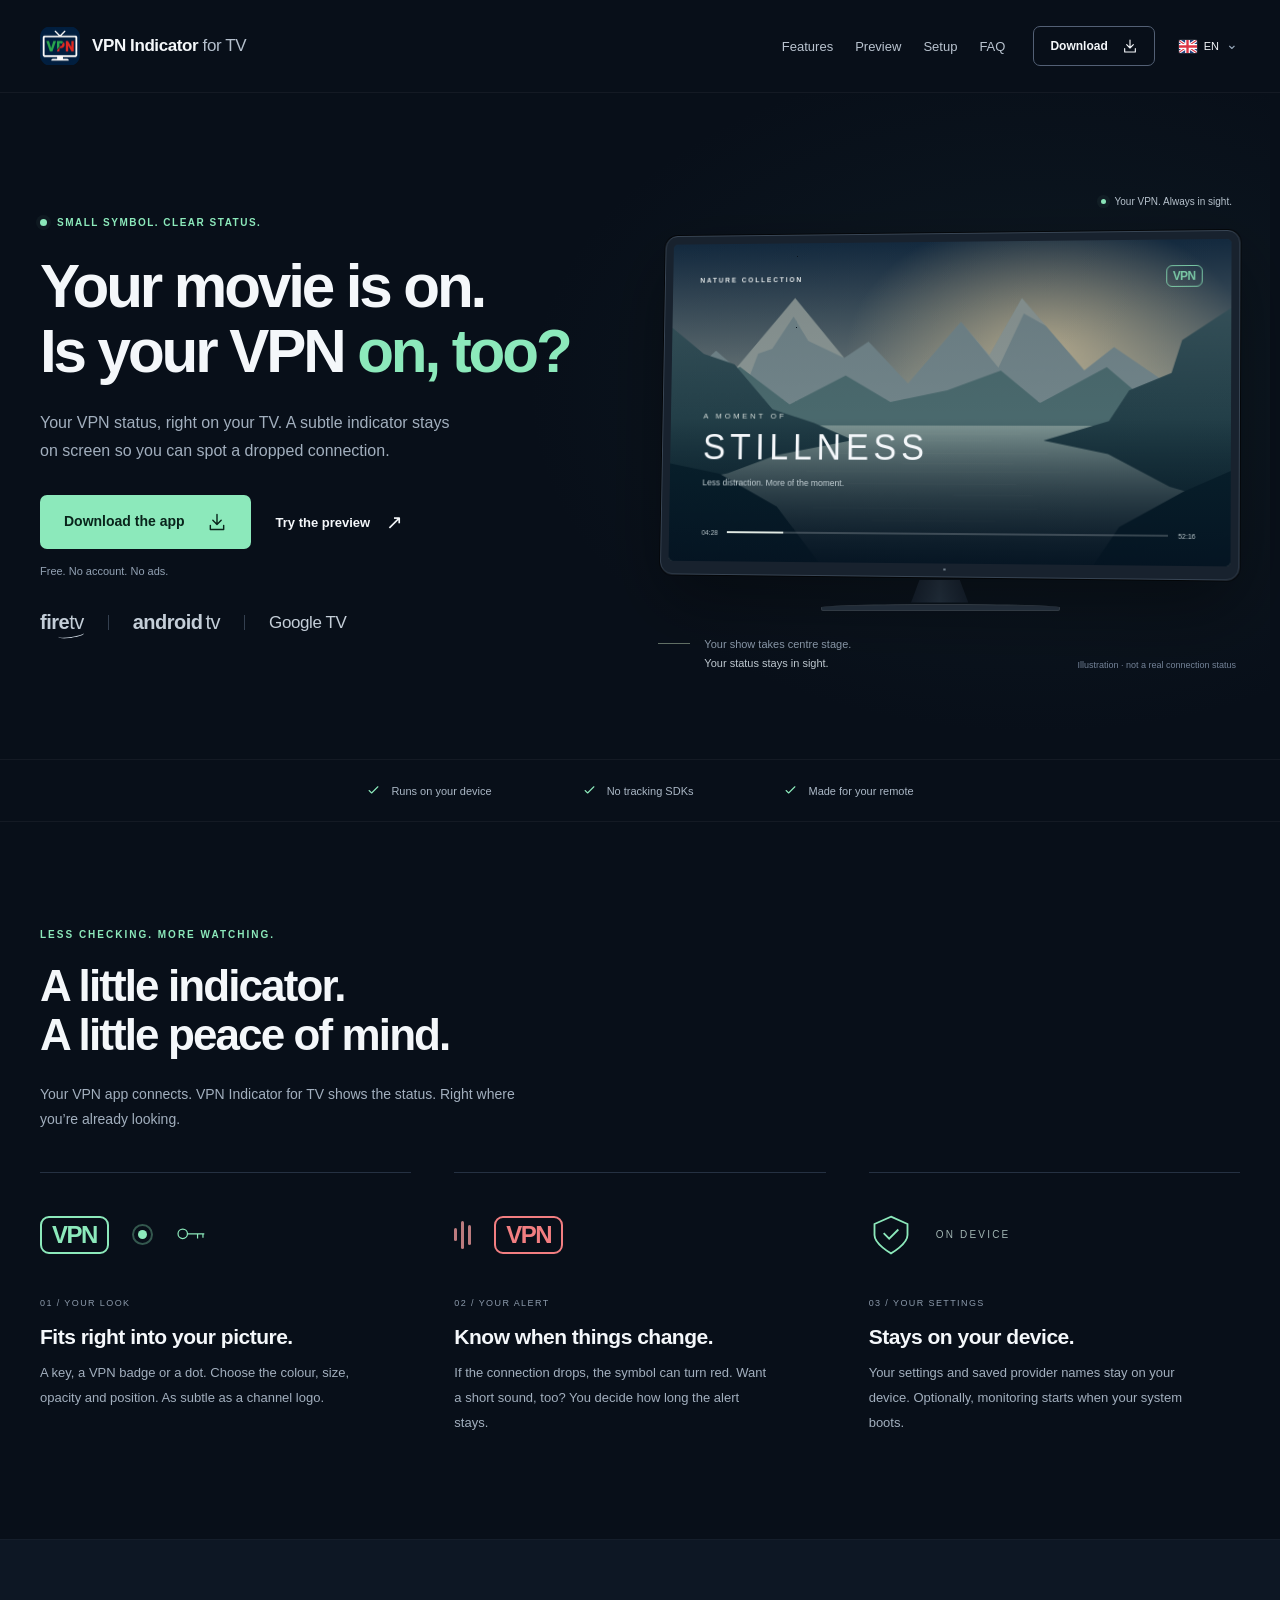
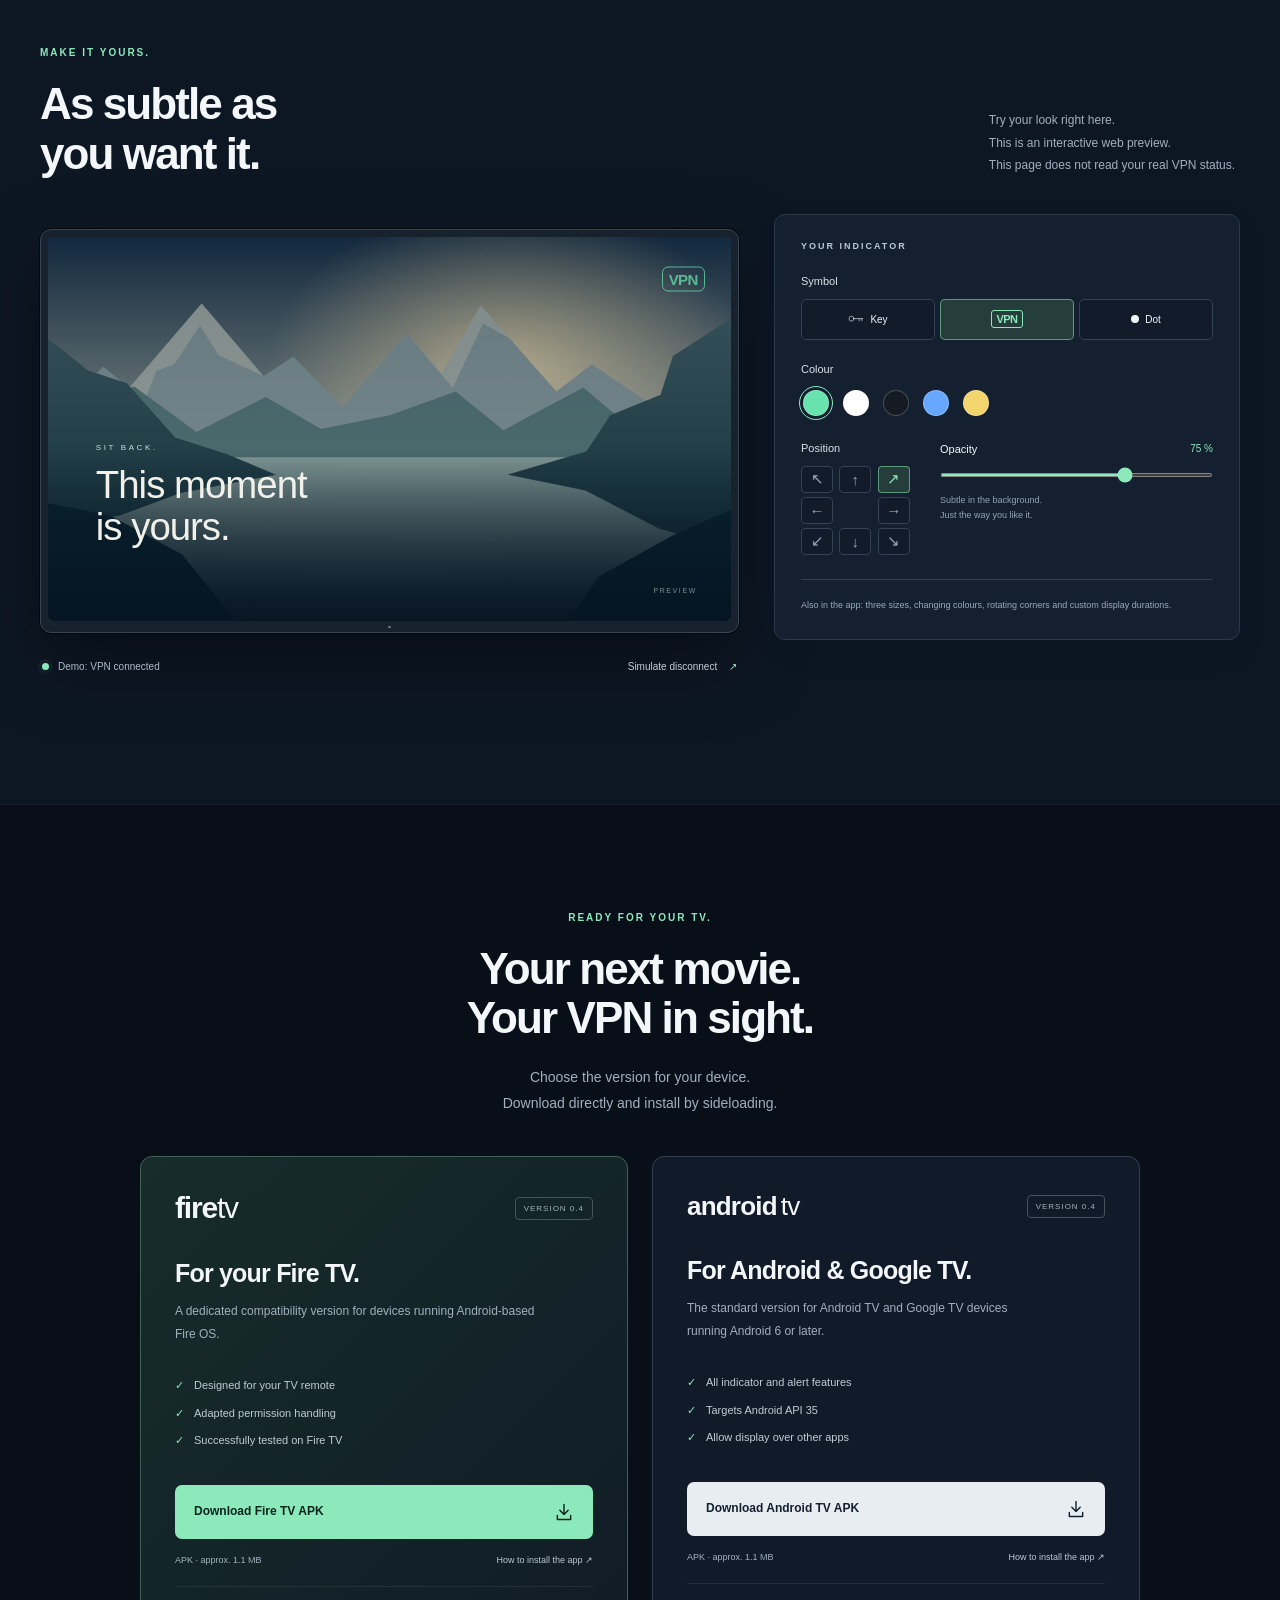
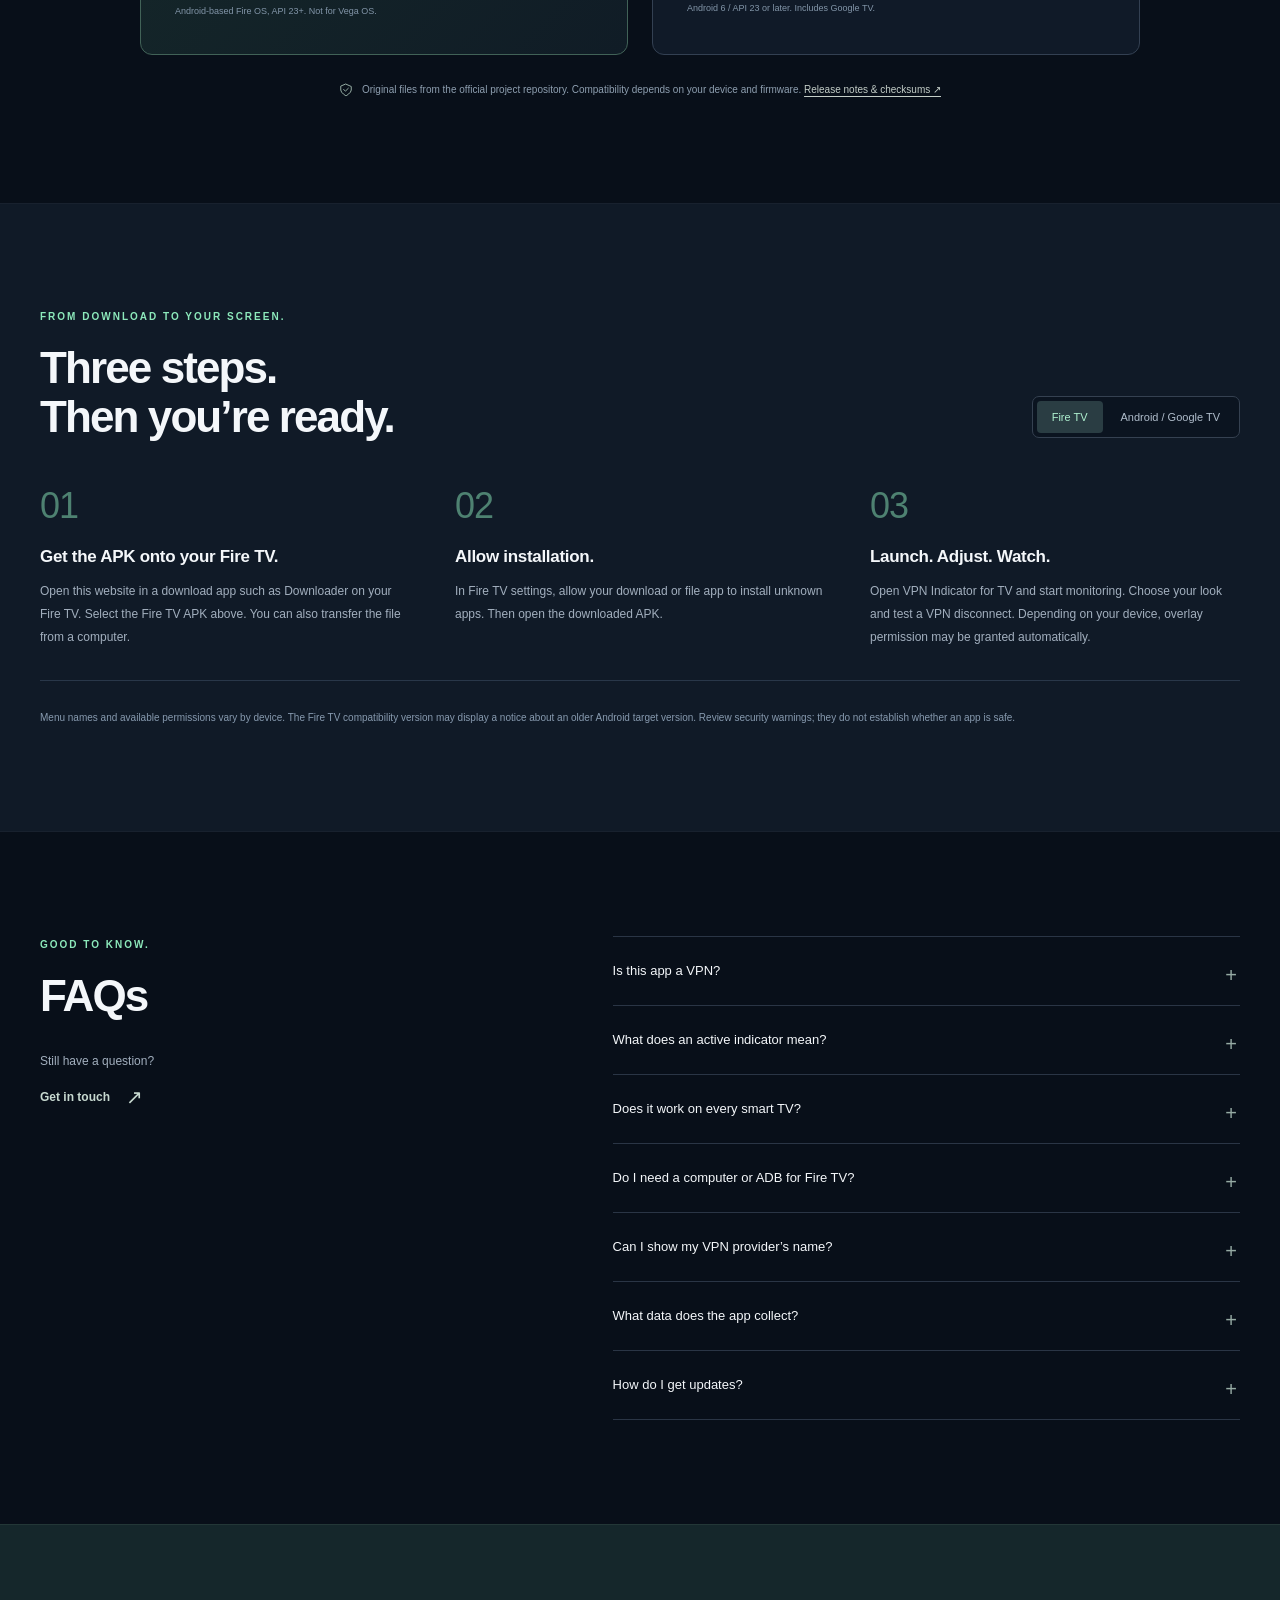
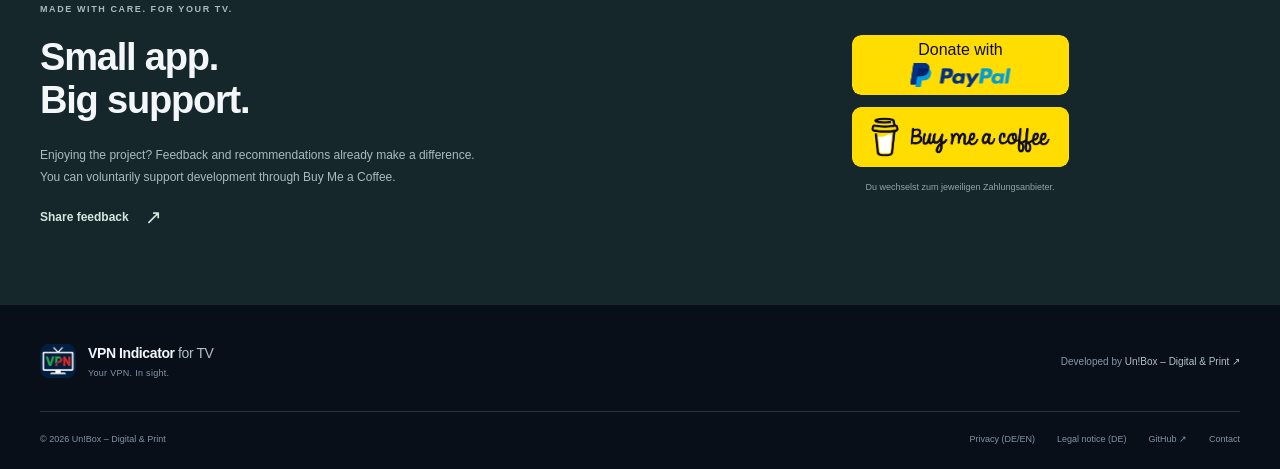
<file: index.html>
<!doctype html>
<html lang="de">
<head>
  <meta charset="utf-8">
  <meta name="viewport" content="width=device-width, initial-scale=1">
  <title>VPN Indicator for TV – Your VPN. In sight.</title>
  <meta name="description" content="Dein VPN-Status. Direkt im Bild. Entdecke VPN Indicator for TV für Fire TV, Android TV und Google TV. Mit anpassbarem Indikator und Abbruchhinweis. Kostenloser APK-Download.">
  <meta name="theme-color" content="#080f19">
  <meta property="og:title" content="VPN Indicator for TV – Your VPN. In sight.">
  <meta property="og:description" content="Dein Film läuft. Dein VPN auch? Behalte deinen VPN-Status direkt auf dem TV im Blick.">
  <meta property="og:type" content="website">
  <meta property="og:url" content="https://unbox-digital-print.github.io/vpn-indicator-for-tv/">
  <meta property="og:image" content="https://unbox-digital-print.github.io/vpn-indicator-for-tv/assets/app-logo.png">
  <link rel="canonical" href="https://unbox-digital-print.github.io/vpn-indicator-for-tv/">
  <link rel="icon" href="assets/app-logo.png" type="image/png">
  <link rel="stylesheet" href="styles.css">
  <script src="translations.js" defer></script>
  <script src="i18n.js" defer></script>
  <script src="app.js" defer></script>
</head>
<body>
<svg class="svg-library" xmlns="http://www.w3.org/2000/svg" aria-hidden="true"><defs>
  <symbol id="i-arrow" viewBox="0 0 24 24"><path d="M5 12h14m-5-5 5 5-5 5"/></symbol>
  <symbol id="i-download" viewBox="0 0 24 24"><path d="M12 3v12m-5-5 5 5 5-5M4 16v5h16v-5"/></symbol>
  <symbol id="i-key" viewBox="4 10 46 22"><circle cx="14" cy="20" r="7"/><path d="M21 20h25M36 20v7M44 20v6"/></symbol>
  <symbol id="i-tv" viewBox="0 0 24 24"><rect x="2" y="3" width="20" height="14" rx="2"/><path d="M8 21h8m-4-4v4"/></symbol>
  <symbol id="i-check" viewBox="0 0 24 24"><path d="m5 12 4 4L19 6"/></symbol>
  <symbol id="i-shield" viewBox="0 0 24 24"><path d="m12 2 9 4v6c0 5-9 10-9 10S3 17 3 12V6z"/><path d="m8 11 3 3 5-5"/></symbol>
  <symbol id="i-coffee" viewBox="0 0 24 24"><path d="M4 8h13v7a5 5 0 0 1-5 5H9a5 5 0 0 1-5-5zm13 1h2a3 3 0 0 1 0 6h-2M7 2v2m5-2v2m5-2v2M2 23h18"/></symbol>
</defs></svg>
<a class="skip-link" href="#main">Zum Inhalt</a>
<header class="site-header">
  <nav class="nav wrap" aria-label="Hauptnavigation">
    <a class="brand" href="#" aria-label="VPN Indicator for TV – Startseite"><img src="assets/app-logo.png" width="40" height="40" alt=""><span>VPN Indicator <span class="brand-light">for TV</span></span></a>
    <div class="nav-links"><a href="#funktionen">Funktionen</a><a href="#vorschau">Vorschau</a><a href="#installation">Installation</a><a href="#faq">FAQ</a></div>
    <div class="nav-actions"><a class="button button-small button-outline" href="#download">Download <svg class="icon"><use href="#i-download"/></svg></a><details class="language-menu" data-no-i18n><summary aria-label="Sprache wählen / Choose language"><img id="language-flag" src="assets/flags/de.svg" width="18" height="13" alt=""><span id="language-code">DE</span><span class="language-chevron">⌄</span></summary><div class="language-options"><button type="button" data-language="de" aria-label="Deutsch" lang="de" aria-pressed="true"><img src="assets/flags/de.svg" width="20" height="14" alt="">Deutsch <span>DE</span></button><button type="button" data-language="en" aria-label="English" lang="en" aria-pressed="false"><img src="assets/flags/en.svg" width="20" height="14" alt="">English <span>EN</span></button><button type="button" data-language="fr" aria-label="Français" lang="fr" aria-pressed="false"><img src="assets/flags/fr.svg" width="20" height="14" alt="">Français <span>FR</span></button><button type="button" data-language="es" aria-label="Español" lang="es" aria-pressed="false"><img src="assets/flags/es.svg" width="20" height="14" alt="">Español <span>ES</span></button></div></details></div>
  </nav>
</header>
<main id="main">
  <section class="hero wrap" aria-labelledby="hero-title">
    <div class="hero-copy">
      <p class="eyebrow"><span class="live-dot"></span> KLEINES SYMBOL. KLARER STATUS.</p>
      <h1 id="hero-title">Dein Film läuft.<br>Dein VPN <em>auch?</em></h1>
      <p class="hero-lead">Dein VPN-Status, direkt auf dem TV. Ein dezenter Indikator bleibt im Bild – damit du einen Verbindungsabbruch bemerkst.</p>
      <div class="hero-actions"><a class="button button-primary" href="#download">App herunterladen <svg class="icon"><use href="#i-download"/></svg></a><a class="text-link" href="#vorschau">Im Bild erleben <span>↗</span></a></div>
      <p class="hero-note">Kostenlos. Ohne Konto. Ohne Werbung.</p>
      <div class="platforms" aria-label="Unterstützte Plattformen"><span>fire<span class="fire-smile">tv</span></span><i></i><span>android<span class="platform-light">tv</span></span><i></i><span class="google-tv">Google TV</span></div>
    </div>
    <div class="hero-visual">
      <div class="orbit-note"><span class="live-dot"></span> Dein VPN. Immer im Blick.</div>
      <div class="television hero-tv">
        <div class="screen">
          <img class="landscape" src="assets/landscape.svg" width="1600" height="900" alt="Illustrierte Berglandschaft im Abendlicht">
          <div class="screen-top"><span class="film-label">NATURE COLLECTION</span><span class="hero-indicator" aria-label="Beispiel eines aktiven VPN-Indikators">VPN</span></div>
          <div class="film-title"><span>A MOMENT OF</span><strong>STILLNESS</strong><span class="film-subtitle">Weniger Ablenkung. Mehr Moment.</span></div>
          <div class="film-progress"><span>04:28</span><div><i></i></div><span>52:16</span></div>
        </div>
        <div class="tv-chin"><span></span></div>
      </div>
      <div class="tv-foot"></div>
      <div class="visual-caption"><span class="caption-line"></span><p>Dein Programm bleibt die Hauptsache.<br><strong>Der Status bleibt sichtbar.</strong></p></div>
      <p class="demo-disclaimer">Illustration · kein tatsächlicher Verbindungsstatus</p>
    </div>
  </section>

  <div class="trust-strip"><div class="wrap"><span><svg class="icon"><use href="#i-check"/></svg> Direkt auf deinem Gerät</span><span><svg class="icon"><use href="#i-check"/></svg> Keine Tracking-SDKs</span><span><svg class="icon"><use href="#i-check"/></svg> Mit der Fernbedienung bedienbar</span></div></div>

  <section id="funktionen" class="section wrap features" aria-labelledby="features-title">
    <div class="section-heading"><p class="eyebrow">WENIGER NACHSEHEN. MEHR FERNSEHEN.</p><h2 id="features-title">Ein kleines Zeichen.<br>Ein gutes Gefühl.</h2><p>Die VPN-App verbindet. VPN Indicator for TV zeigt dir den Status. Einfach dort, wo du gerade hinschaust.</p></div>
    <div class="feature-grid">
      <article class="feature"><div class="feature-art"><span class="mini-vpn">VPN</span><span class="mini-dot"></span><svg class="feature-key"><use href="#i-key"/></svg></div><span class="feature-number">01 / DEIN LOOK</span><h3>Passt in dein Bild.</h3><p>Schlüssel, VPN-Schriftzug oder Punkt. Wähle Farbe, Größe, Transparenz und Position – dezent wie ein Senderlogo.</p></article>
      <article class="feature"><div class="feature-art"><span class="signal-demo"><i></i><i></i><i></i></span><span class="mini-vpn mini-red">VPN</span></div><span class="feature-number">02 / DEIN HINWEIS</span><h3>Wenn sich etwas ändert.</h3><p>Bei einem Abbruch wird das Symbol auf Wunsch rot. Dazu ein kurzer Ton? Du bestimmst, wie lange der Hinweis bleibt.</p></article>
      <article class="feature"><div class="feature-art"><svg class="feature-shield"><use href="#i-shield"/></svg><span class="local-label">ON DEVICE</span></div><span class="feature-number">03 / DEINE EINSTELLUNGEN</span><h3>Bleibt bei dir.</h3><p>Deine Einstellungen und gespeicherten Anbieternamen bleiben auf dem Gerät. Optional startet die Überwachung mit dem System.</p></article>
    </div>
  </section>

  <section id="vorschau" class="preview-section section" aria-labelledby="preview-title"><div class="wrap">
    <div class="preview-heading"><div><p class="eyebrow">MACH ES ZU DEINEM.</p><h2 id="preview-title">So dezent,<br>wie du willst.</h2></div><p>Probier den Look direkt aus.<br>Das ist eine interaktive Web-Vorschau.<br>Dein echtes VPN wird hier nicht ausgelesen.</p></div>
    <div class="playground">
      <div class="preview-stage">
        <div class="television demo-tv"><div class="screen" id="demo-screen">
          <img class="landscape" src="assets/landscape.svg" width="1600" height="900" alt="TV-Vorschau mit anpassbarem Indikator">
          <div class="preview-film"><span>ZURÜCKLEHNEN.</span><strong>Der Moment<br>gehört dir.</strong></div>
          <div id="demo-indicator" class="demo-indicator" data-position="top-right" data-symbol="vpn"><span class="indicator-vpn">VPN</span><svg class="indicator-key"><use href="#i-key"/></svg><span class="indicator-dot"></span></div>
          <span class="preview-watermark">VORSCHAU</span>
        </div><div class="tv-chin"><span></span></div></div>
        <div class="preview-state"><span id="preview-dot" class="live-dot"></span><span id="preview-status" role="status" aria-live="polite">Demo: VPN verbunden</span><button id="disconnect-test" class="test-button" type="button">Abbruch simulieren <span>↗</span></button></div>
      </div>
      <div class="customizer">
        <p class="panel-label">DEIN INDIKATOR</p>
        <fieldset><legend>Symbol</legend><div class="segmented" id="symbol-options"><button type="button" data-symbol="key" aria-pressed="false"><svg class="icon"><use href="#i-key"/></svg><span>Schlüssel</span></button><button type="button" data-symbol="vpn" aria-pressed="true"><span class="symbol-vpn">VPN</span></button><button type="button" data-symbol="dot" aria-pressed="false"><span class="symbol-dot"></span><span>Punkt</span></button></div></fieldset>
        <fieldset><legend>Farbe</legend><div class="color-options" id="color-options"><button type="button" style="--swatch:#69e3ad" data-color="#69e3ad" aria-label="Grün" aria-pressed="true"></button><button type="button" style="--swatch:#ffffff" data-color="#ffffff" aria-label="Weiß" aria-pressed="false"></button><button type="button" style="--swatch:#151b23" data-color="#151b23" aria-label="Schwarz" aria-pressed="false"></button><button type="button" style="--swatch:#67a7ff" data-color="#67a7ff" aria-label="Blau" aria-pressed="false"></button><button type="button" style="--swatch:#f2d56c" data-color="#f2d56c" aria-label="Gelb" aria-pressed="false"></button></div></fieldset>
        <div class="position-and-opacity"><fieldset><legend>Position</legend><div class="position-grid" id="position-options"><button type="button" data-position="top-left" aria-label="Oben links" aria-pressed="false">↖</button><button type="button" data-position="top-center" aria-label="Oben Mitte" aria-pressed="false">↑</button><button type="button" data-position="top-right" aria-label="Oben rechts" aria-pressed="true">↗</button><button type="button" data-position="center-left" aria-label="Links Mitte" aria-pressed="false">←</button><span aria-hidden="true"></span><button type="button" data-position="center-right" aria-label="Rechts Mitte" aria-pressed="false">→</button><button type="button" data-position="bottom-left" aria-label="Unten links" aria-pressed="false">↙</button><button type="button" data-position="bottom-center" aria-label="Unten Mitte" aria-pressed="false">↓</button><button type="button" data-position="bottom-right" aria-label="Unten rechts" aria-pressed="false">↘</button></div></fieldset><div class="opacity-control"><label for="opacity">Sichtbarkeit <output id="opacity-value" for="opacity">75 %</output></label><input type="range" id="opacity" min="20" max="100" value="75" step="5"><p>Dezent im Hintergrund.<br>Genau nach deinem Geschmack.</p></div></div>
        <p class="customizer-note">In der App außerdem: drei Größen, wechselnde Farben, rotierende Ecken und individuelle Anzeigedauern.</p>
      </div>
    </div>
  </div></section>

  <section id="download" class="section wrap download-section" aria-labelledby="download-title">
    <div class="section-heading centered"><p class="eyebrow">BEREIT FÜR DEINEN TV.</p><h2 id="download-title">Dein nächster Film.<br>Mit VPN im Blick.</h2><p>Wähle die passende Version für dein Gerät.<br>Direkt herunterladen und per Sideload installieren.</p></div>
    <div class="download-grid">
      <article class="download-card fire-card"><div class="download-card-top"><span class="device-logo">fire<span>tv</span></span><span class="release-label">VERSION 0.4</span></div><h3>Für deinen Fire TV.</h3><p>Die eigene Kompatibilitätsversion für Geräte mit Android-basiertem Fire OS.</p><ul class="check-list"><li>Für die Bedienung am TV gemacht</li><li>Mit angepasstem Berechtigungsmodell</li><li>Auf Fire TV erfolgreich getestet</li></ul><a class="button button-primary download-link" data-platform="firetv" href="https://github.com/unbox-digital-print/vpn-indicator-for-tv/releases/download/v0.4/VPN-Indicator-for-TV-FireTV.apk">Fire-TV-APK herunterladen <svg class="icon"><use href="#i-download"/></svg></a><div class="download-meta"><span>APK · <span data-size="firetv">ca. 1,1 MB</span></span><a href="#installation" data-show-install="firetv">So installierst du die App ↗</a></div><p class="device-note">Android-basiertes Fire OS ab API 23. Nicht für Vega OS.</p></article>
      <article class="download-card"><div class="download-card-top"><span class="device-logo android-logo">android<span>tv</span></span><span class="release-label">VERSION 0.4</span></div><h3>Für Android & Google TV.</h3><p>Die reguläre Version für Android-TV- und Google-TV-Geräte ab Android 6.</p><ul class="check-list"><li>Alle Indikator- und Hinweisfunktionen</li><li>Für Android API 35 gebaut</li><li>Anzeige über anderen Apps freigeben</li></ul><a class="button button-light download-link" data-platform="android" href="https://github.com/unbox-digital-print/vpn-indicator-for-tv/releases/download/v0.4/VPN-Indicator-for-TV.apk">Android-TV-APK herunterladen <svg class="icon"><use href="#i-download"/></svg></a><div class="download-meta"><span>APK · <span data-size="android">ca. 1,1 MB</span></span><a href="#installation" data-show-install="android">So installierst du die App ↗</a></div><p class="device-note">Android 6 / API 23 oder neuer. Google TV eingeschlossen.</p></article>
    </div>
    <div class="download-fineprint"><svg class="icon"><use href="#i-shield"/></svg><p>Originaldateien aus dem offiziellen Projekt-Repository. Die Kompatibilität hängt von Gerät und Firmware ab. <a href="https://github.com/unbox-digital-print/vpn-indicator-for-tv/releases/tag/v0.4">Versionshinweise & Prüfsummen ↗</a></p></div>
  </section>

  <section id="installation" class="section install-section" aria-labelledby="install-title"><div class="wrap">
    <div class="install-heading"><div><p class="eyebrow">VOM DOWNLOAD AUF DEN BILDSCHIRM.</p><h2 id="install-title">Drei Schritte.<br>Dann läuft’s.</h2></div><div class="install-tabs" role="tablist" aria-label="Installationsanleitung"><button id="tab-firetv" role="tab" aria-selected="true" aria-controls="install-firetv" tabindex="0">Fire TV</button><button id="tab-android" role="tab" aria-selected="false" aria-controls="install-android" tabindex="-1">Android / Google TV</button></div></div>
    <div id="install-firetv" role="tabpanel" aria-labelledby="tab-firetv" class="steps"><article><span>01</span><h3>APK auf den Fire TV bringen.</h3><p>Öffne diese Website mit einer Download-App wie „Downloader“ auf deinem Fire TV. Wähle oben die Fire-TV-APK. Alternativ überträgst du die Datei vom Computer.</p></article><article><span>02</span><h3>Installation erlauben.</h3><p>Erlaube in den Fire-TV-Einstellungen der verwendeten Download- oder Datei-App die Installation unbekannter Apps. Öffne anschließend die heruntergeladene APK.</p></article><article><span>03</span><h3>Starten. Anpassen. Anschauen.</h3><p>Öffne VPN Indicator for TV und starte die Überwachung. Wähle deinen Look und teste einen VPN-Abbruch. Die Overlay-Freigabe wird geräteabhängig automatisch erteilt.</p></article></div>
    <div id="install-android" role="tabpanel" aria-labelledby="tab-android" class="steps" hidden><article><span>01</span><h3>Die TV-Version herunterladen.</h3><p>Lade die Android-TV-APK herunter und übertrage sie auf deinen Android TV oder Google TV. Installiere sie mit der Download- oder Datei-App deines Geräts.</p></article><article><span>02</span><h3>Die Anzeige freigeben.</h3><p>Erlaube die APK-Installation für deine verwendete Datei-App. Öffne danach VPN Indicator for TV und gib über die Einrichtung „Über anderen Apps einblenden“ frei.</p></article><article><span>03</span><h3>Dein Zeichen setzen.</h3><p>Starte die Überwachung, wähle Symbol und Position und teste den Abbruchhinweis. Dein VPN-Client bleibt für die eigentliche Verbindung zuständig.</p></article></div>
    <p class="install-note">Menünamen und verfügbare Freigaben unterscheiden sich je nach Gerät. Die Fire-TV-Version kann wegen ihrer Kompatibilitätsausrichtung einen Hinweis auf eine ältere Android-Zielversion anzeigen. Sicherheitswarnungen bitte prüfen; sie sind kein Sicherheitsnachweis.</p>
  </div></section>

  <section id="faq" class="section wrap faq-section" aria-labelledby="faq-title"><div><p class="eyebrow">GUT ZU WISSEN.</p><h2 id="faq-title">FAQs</h2><p class="faq-intro">Noch etwas offen?<br><a class="text-link" href="mailto:unbox.digital.printing@gmail.com">Schreib uns <span>↗</span></a></p></div><div class="faq-list">
    <details><summary>Ist die App selbst ein VPN?</summary><p>Nein. Du verwendest weiterhin deinen eigenen VPN-Anbieter. VPN Indicator for TV liest den vom Betriebssystem gemeldeten VPN-Status und zeigt ihn als Symbol über deinem Programm an.</p></details>
    <details><summary>Was bedeutet ein aktiver Indikator genau?</summary><p>Das Betriebssystem meldet auf diesem Gerät ein aktives VPN-Netzwerk. Das ist kein Nachweis für eine funktionierende Internetverbindung, eine bestimmte öffentliche IP oder die Absicherung jeder einzelnen App. Die App prüft keine Datenlecks. VPNs im Router werden nicht erkannt; Split-Tunneling kann die Sichtbarkeit beeinflussen.</p></details>
    <details><summary>Funktioniert die App auf jedem Smart TV?</summary><p>Sie ist für Android TV, Google TV und Android-basierte Fire-TV-Geräte ab API 23 gedacht. Samsung Tizen, LG webOS und Amazon Vega OS werden nicht unterstützt. Herstellerregeln für Overlays und Hintergrunddienste sowie einzelne Streaming-Apps können die Anzeige einschränken.</p></details>
    <details><summary>Brauche ich auf dem Fire TV einen Computer oder ADB?</summary><p>Die separate Fire-TV-Version verwendet ein älteres Berechtigungsmodell, bei dem unterstützte Geräte die Overlay-Freigabe automatisch erteilen können. Das hat auf dem getesteten Fire TV funktioniert. Eine Garantie für jede Firmware gibt es nicht. Wenn dein Gerät die Anzeige blockiert und kein Freigabemenü anbietet, ist es für diesen einfachen Installationsweg nicht kompatibel.</p></details>
    <details><summary>Kann ich den Namen meines VPN-Anbieters anzeigen?</summary><p>Ja. Du kannst einen Namen manuell eingeben, lokal speichern, später erneut auswählen und wieder löschen. Der Name ist eine eigene Beschriftung; der Anbieter wird nicht automatisch aus der aktiven Verbindung ermittelt.</p></details>
    <details><summary>Welche Daten sammelt die App?</summary><p>Die App hat keine Internet-Berechtigung und enthält keine Werbe- oder Tracking-SDKs. Einstellungen und Anbieternamen bleiben lokal gespeichert. Einzelheiten zur App und dieser Website stehen in der <a href="privacy.html">Datenschutzerklärung</a>.</p></details>
    <details><summary>Wie bekomme ich neue Versionen?</summary><p>Neue APKs findest du hier auf der Website. Installiere die passende Version über deine vorhandene Installation. Bei gleicher Signatur und Paketkennung bleiben Einstellungen normalerweise erhalten. Die App lädt selbst keine Updates herunter. Ein Wechsel zwischen der regulären und der Fire-TV-Version kann eine Neuinstallation erfordern.</p></details>
  </div></section>

  <section id="unterstuetzen" class="support-section"><div class="wrap support-inner"><div><p class="eyebrow">MIT LIEBE ENTWICKELT. FÜR DEINEN TV.</p><h2>Kleine App.<br>Große Unterstützung.</h2><p>Du magst das Projekt? Feedback und Weiterempfehlungen helfen schon jetzt. Über Buy Me a Coffee kannst du die weitere Entwicklung freiwillig unterstützen.</p><a class="text-link" href="mailto:unbox.digital.printing@gmail.com?subject=Feedback%20zu%20VPN%20Indicator%20for%20TV">Feedback geben <span>↗</span></a></div><div class="support-options"><div class="support-buttons"><button id="support-paypal" type="button" disabled>PayPal <span>Bald verfügbar</span></button><button id="support-coffee" type="button" disabled><svg class="icon"><use href="#i-coffee"/></svg> Buy Me a Coffee <span>Bald verfügbar</span></button></div><p>Noch keine Zahlungen möglich.</p></div></div></section>
</main>
<footer class="site-footer wrap"><div class="footer-top"><a class="brand" href="#"><img src="assets/app-logo.png" width="36" height="36" alt=""><span>VPN Indicator <span class="brand-light">for TV</span><small>Your VPN. In sight.</small></span></a><p>Entwickelt von <a href="https://unbox-digital-print.github.io/apps/">Un!Box – Digital & Print ↗</a></p></div><div class="footer-bottom"><span>© 2026 Un!Box – Digital & Print</span><div><a href="privacy.html">Datenschutz</a><a href="impressum.html">Impressum</a><a href="https://github.com/unbox-digital-print/vpn-indicator-for-tv">GitHub ↗</a><a href="mailto:unbox.digital.printing@gmail.com">Kontakt</a></div></div></footer>
</body></html>
</file>
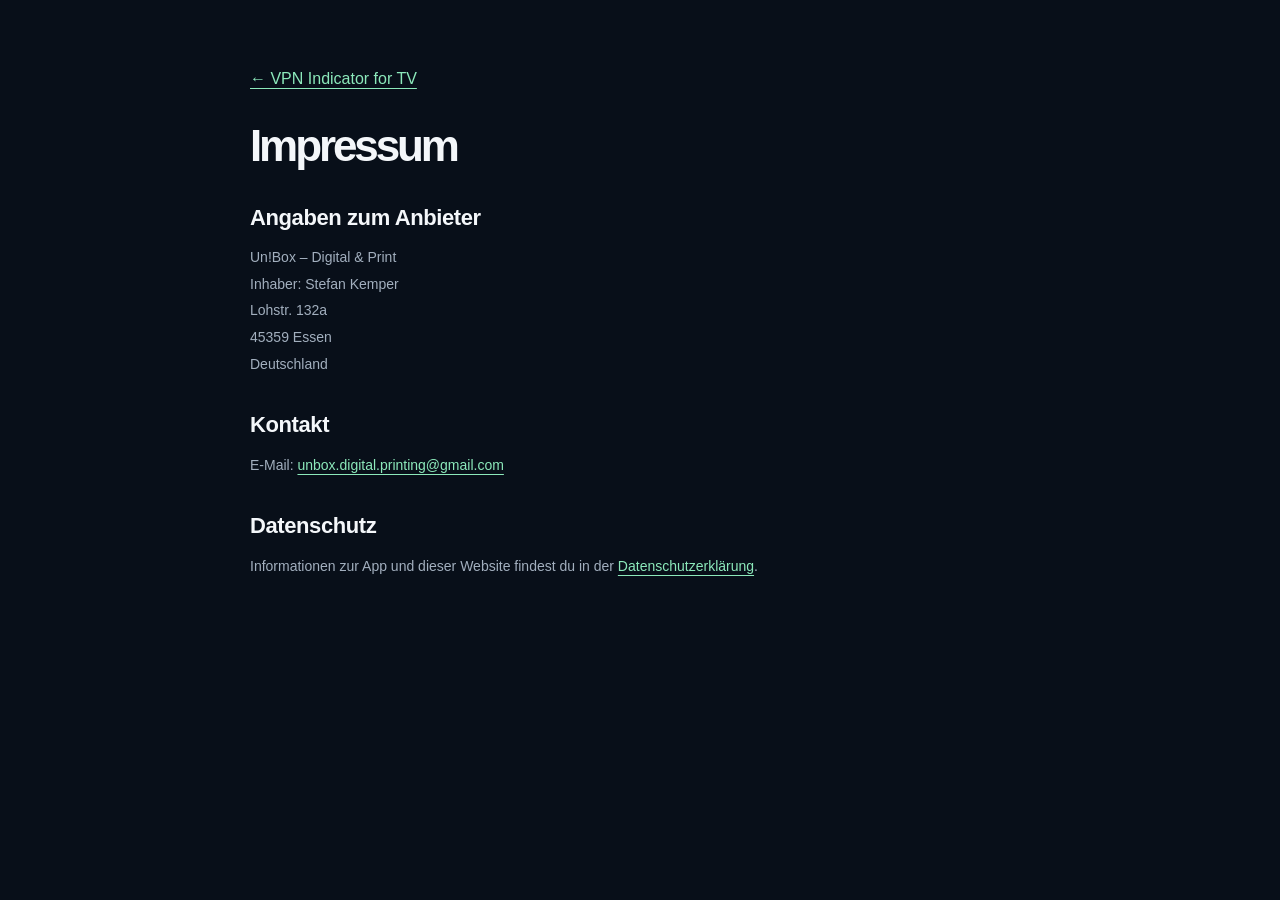
<file: impressum.html>
<!doctype html><html lang="de"><head><meta charset="utf-8"><meta name="viewport" content="width=device-width,initial-scale=1"><title>Impressum – VPN Indicator for TV</title><meta name="theme-color" content="#080f19"><link rel="icon" href="assets/app-logo.png"><link rel="stylesheet" href="styles.css"></head><body><main class="wrap legal-page"><a href="index.html">← VPN Indicator for TV</a><h1>Impressum</h1><h2>Angaben zum Anbieter</h2><p>Un!Box – Digital & Print<br>Inhaber: Stefan Kemper<br>Lohstr. 132a<br>45359 Essen<br>Deutschland</p><h2>Kontakt</h2><p>E-Mail: <a href="mailto:unbox.digital.printing@gmail.com">unbox.digital.printing@gmail.com</a></p><h2>Datenschutz</h2><p>Informationen zur App und dieser Website findest du in der <a href="privacy.html">Datenschutzerklärung</a>.</p></main></body></html>
</file>
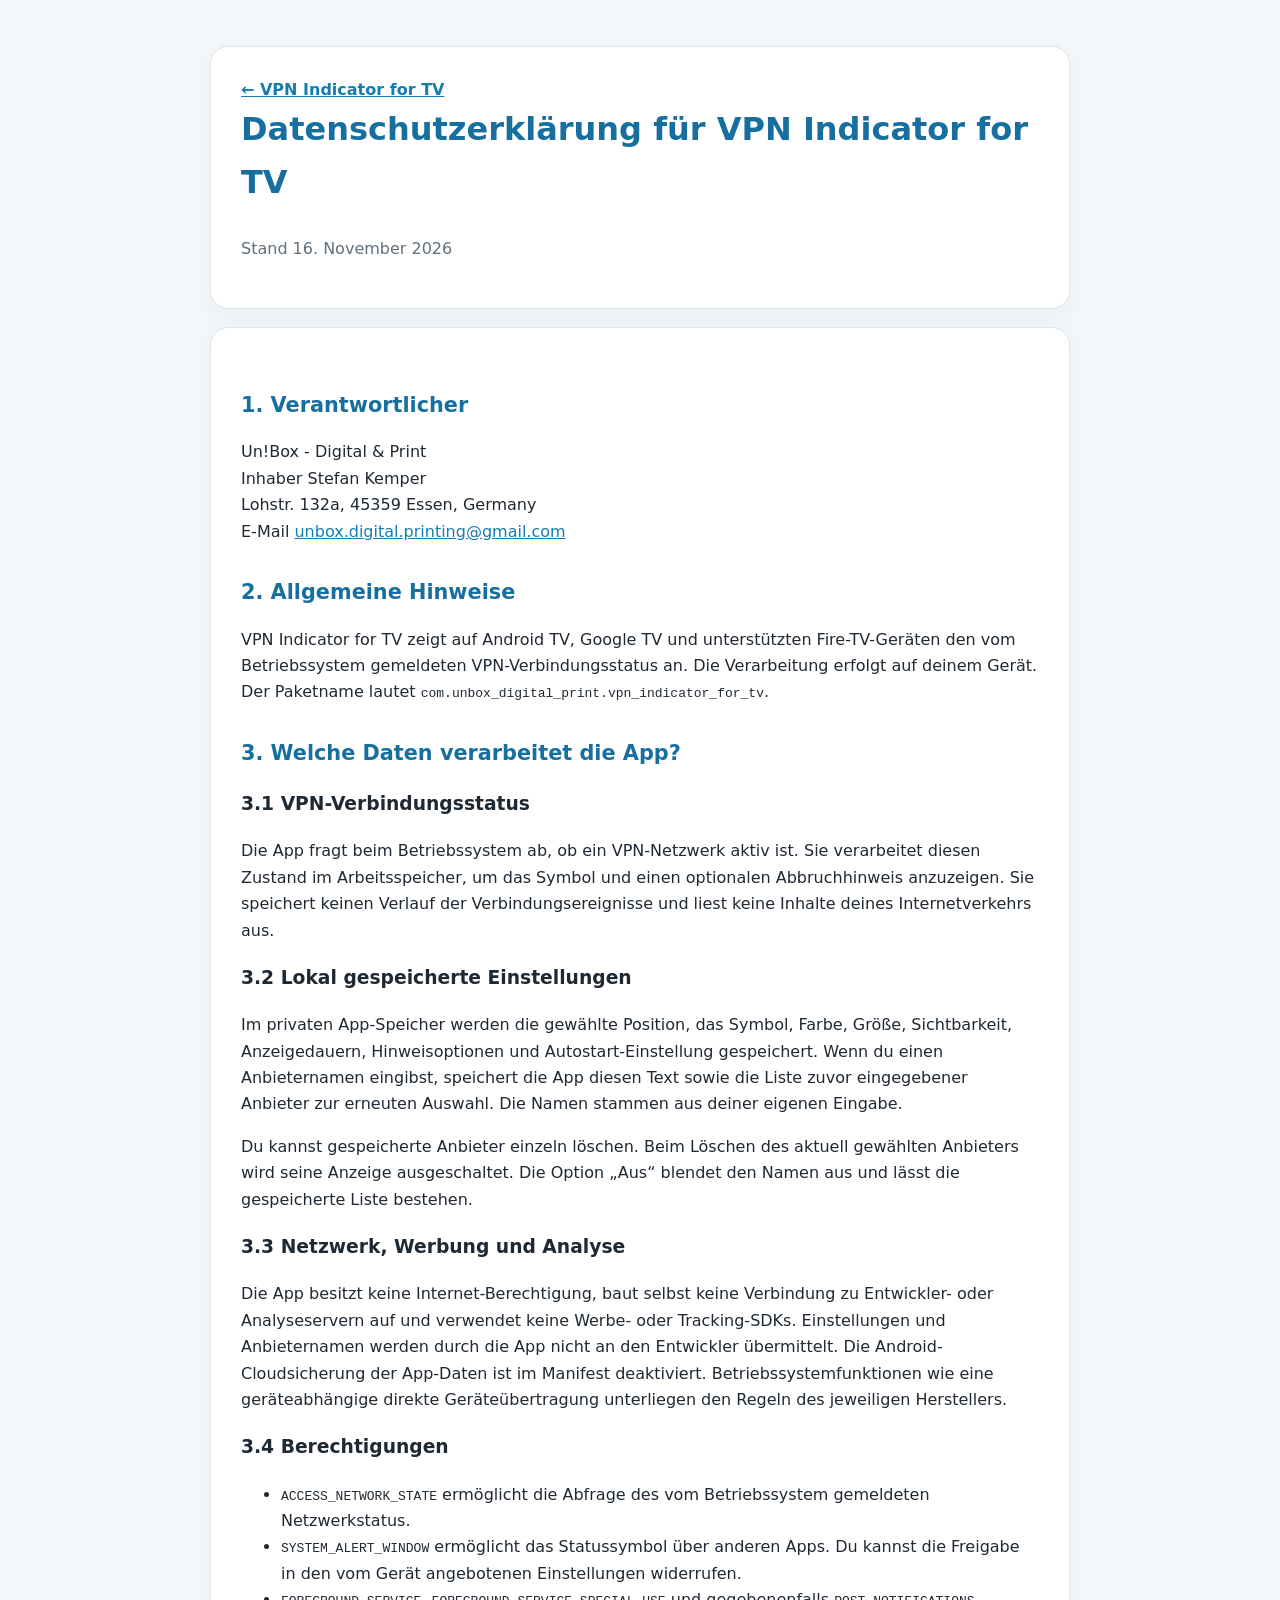
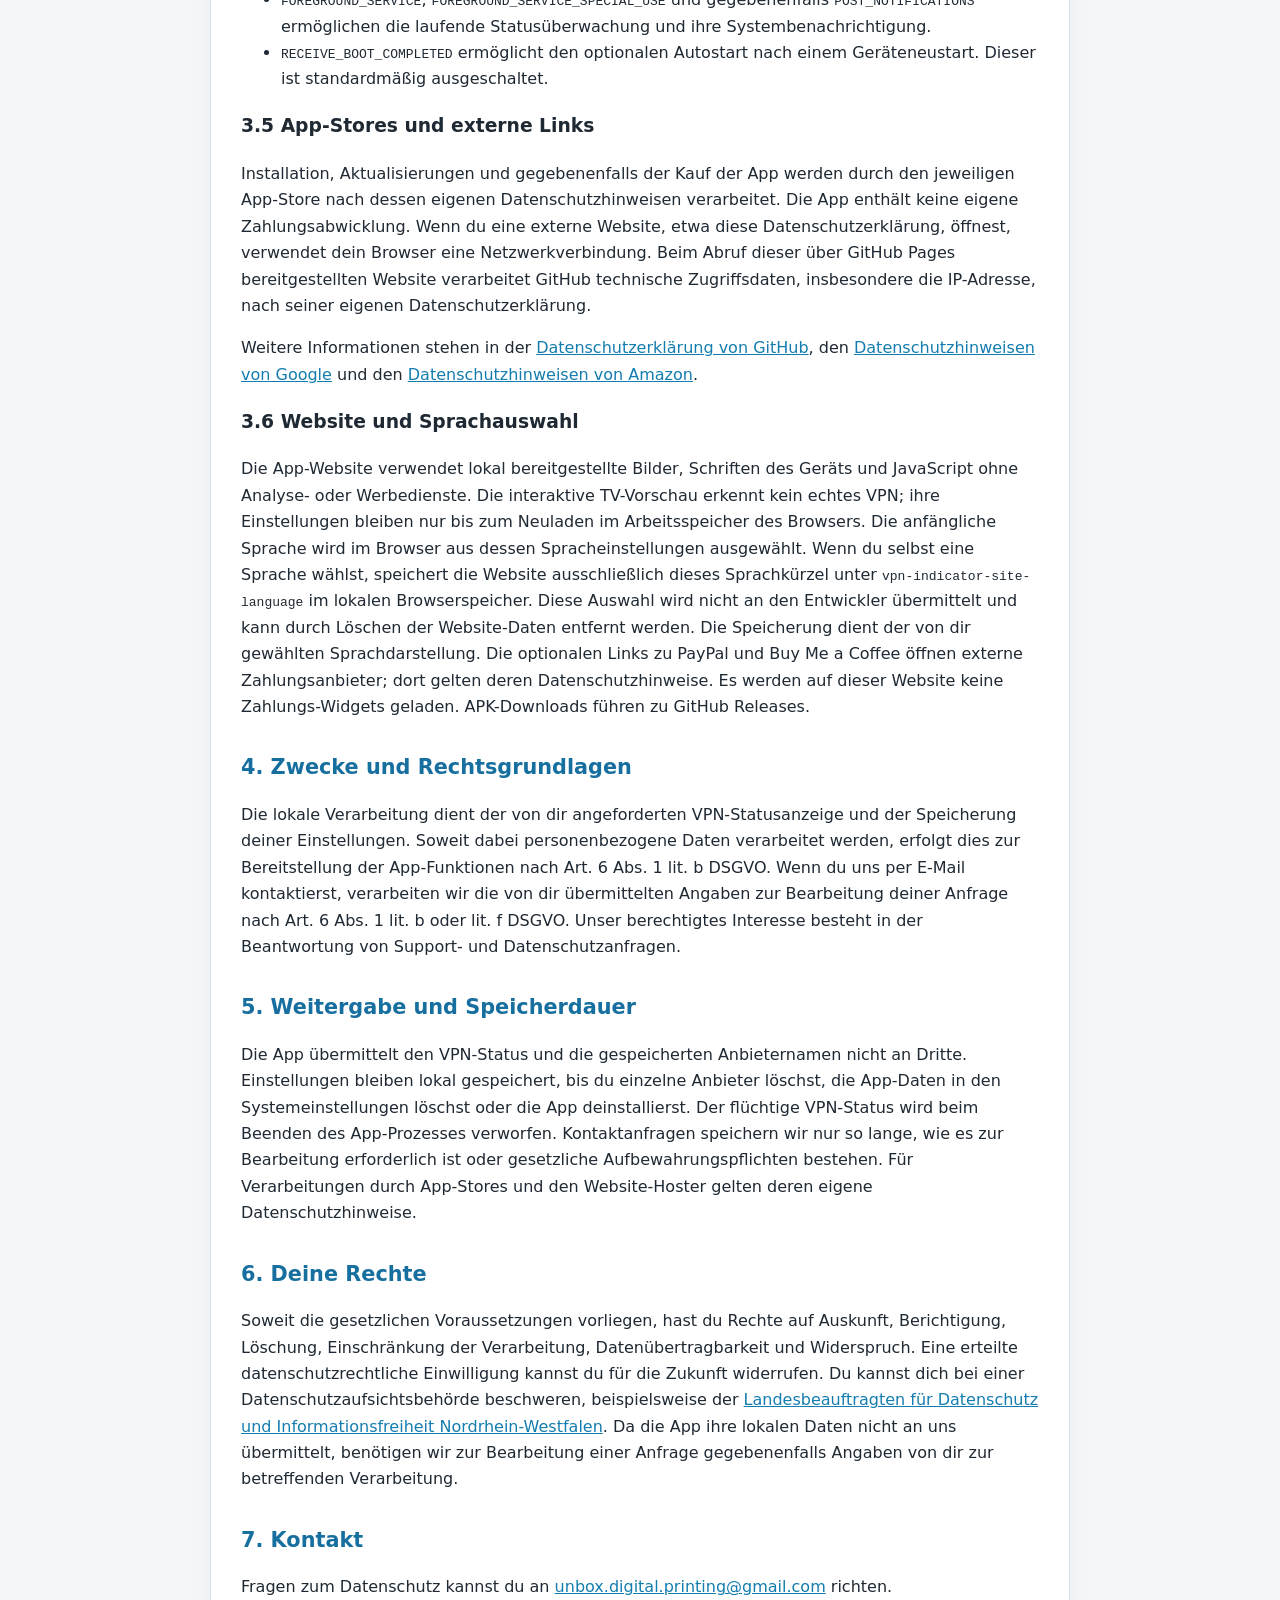
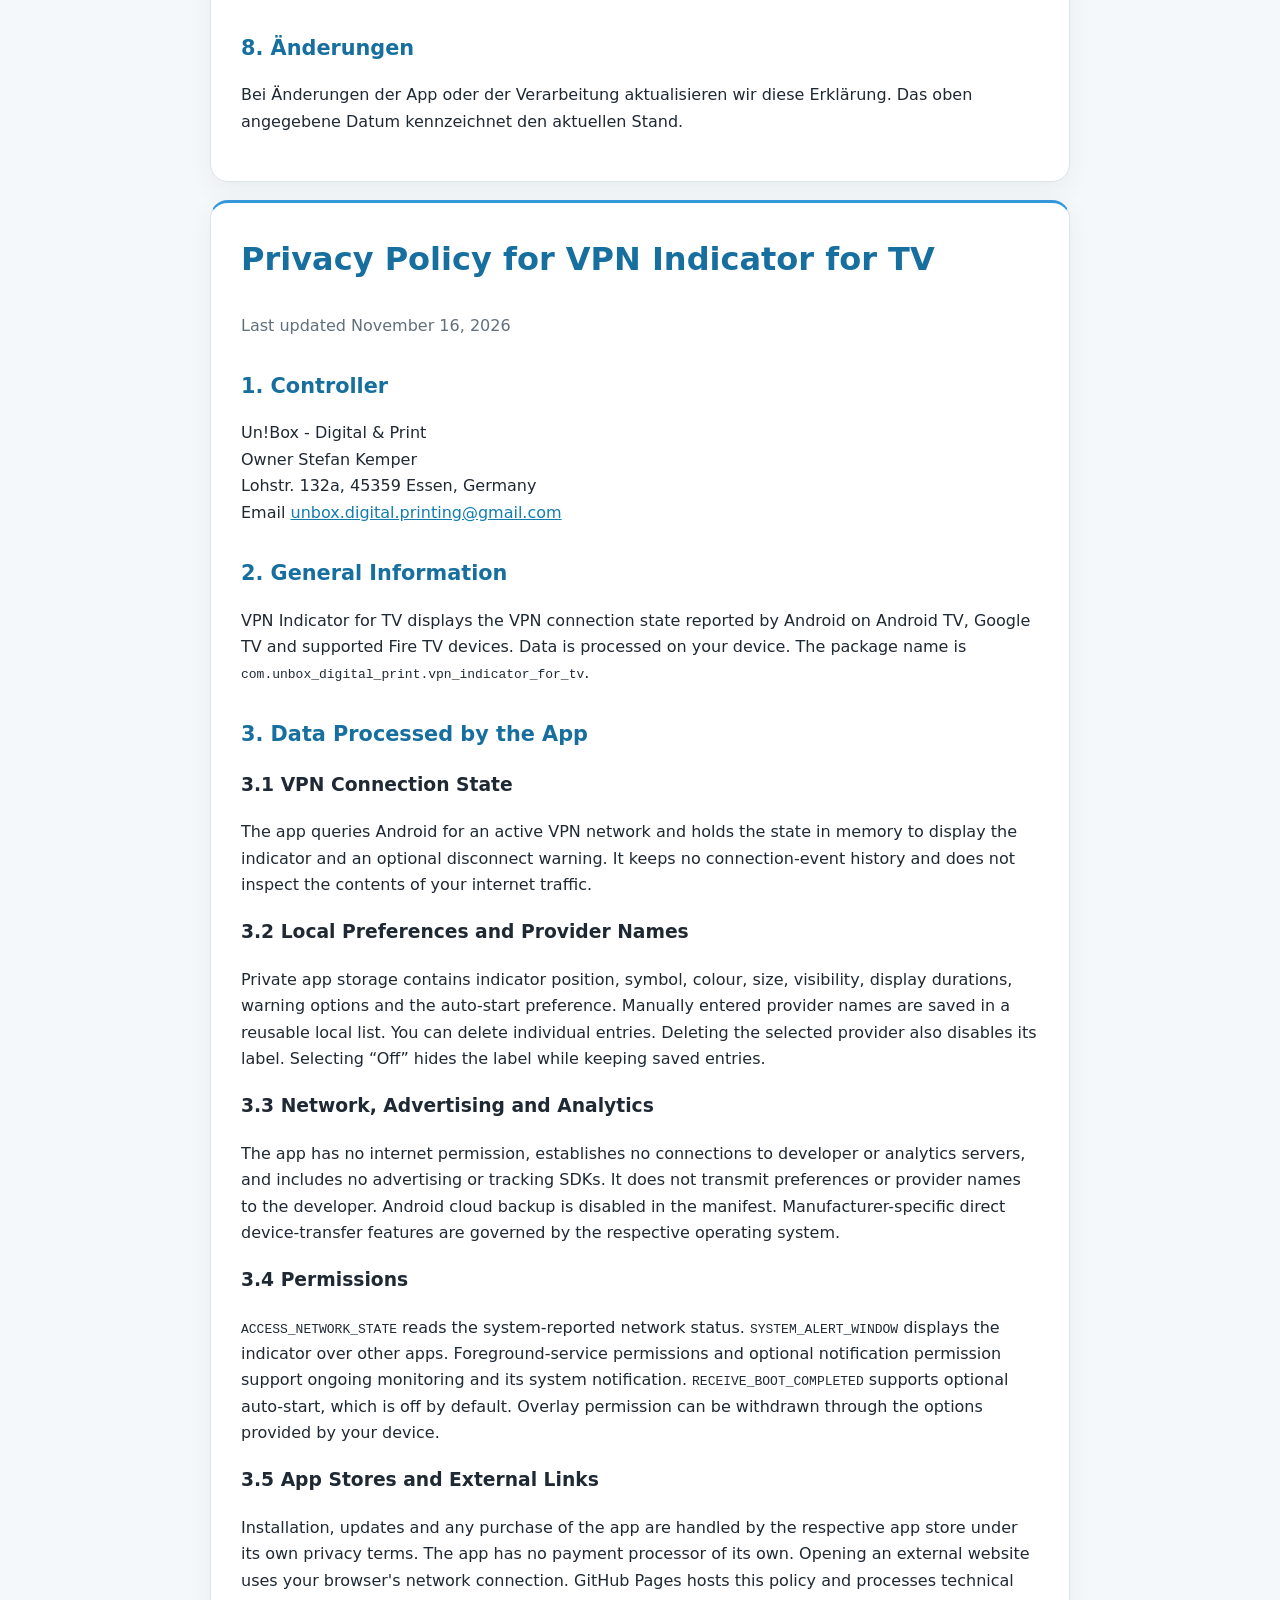
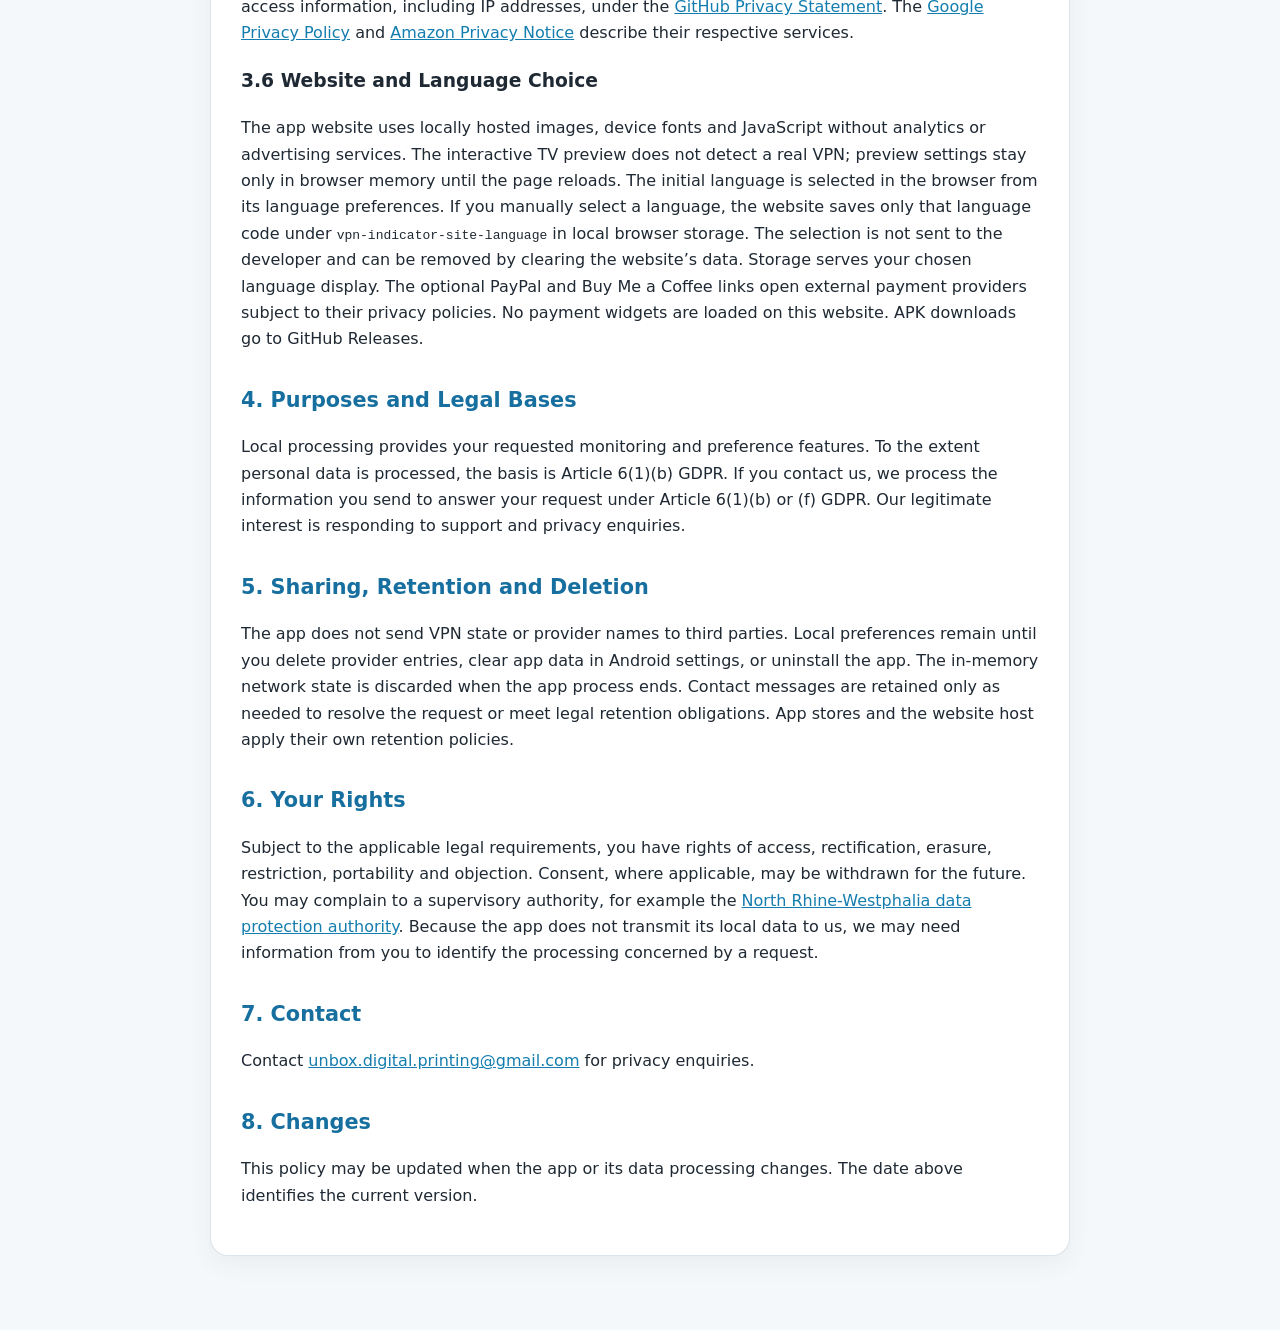
<file: privacy.html>
<!doctype html>
<html lang="de">
<head>
<meta charset="utf-8">
<meta name="viewport" content="width=device-width, initial-scale=1">
<title>Datenschutzerklärung – VPN Indicator for TV</title>
<style>
:root{--blue:#176f9f;--text:#1f2933;--muted:#61707c;--bg:#f5f8fa;--card:#fff;--line:#dce5ea}
*{box-sizing:border-box} body{margin:0;background:var(--bg);color:var(--text);font-family:system-ui,-apple-system,"Segoe UI",Roboto,Arial,sans-serif;line-height:1.65}
main{max-width:900px;margin:0 auto;padding:28px 20px 56px}.card{background:var(--card);border:1px solid var(--line);border-radius:18px;padding:30px;margin:18px 0;box-shadow:0 8px 24px rgba(30,60,80,.06)}
h1,h2{color:var(--blue)}h1{margin-top:0;font-size:2rem}h2{margin-top:30px;font-size:1.3rem}a{color:#147daf}.meta{color:var(--muted)}.lang{border-top:3px solid #3498db}.back{font-weight:650}
</style>
</head>
<body><main>
<section class="card"><a class="back" href="index.html">← VPN Indicator for TV</a>
<h1>Datenschutzerklärung für VPN Indicator for TV</h1><p class="meta">Stand 16. November 2026</p></section>
<section class="card">
<h2>1. Verantwortlicher</h2>
<p>Un!Box - Digital &amp; Print<br>Inhaber Stefan Kemper<br>Lohstr. 132a, 45359 Essen, Germany<br>
E-Mail <a href="mailto:unbox.digital.printing@gmail.com">unbox.digital.printing@gmail.com</a></p>
<h2>2. Allgemeine Hinweise</h2>
<p>VPN Indicator for TV zeigt auf Android TV, Google TV und unterstützten Fire-TV-Geräten den vom Betriebssystem gemeldeten VPN-Verbindungsstatus an. Die Verarbeitung erfolgt auf deinem Gerät. Der Paketname lautet <code>com.unbox_digital_print.vpn_indicator_for_tv</code>.</p>
<h2>3. Welche Daten verarbeitet die App?</h2>
<h3>3.1 VPN-Verbindungsstatus</h3>
<p>Die App fragt beim Betriebssystem ab, ob ein VPN-Netzwerk aktiv ist. Sie verarbeitet diesen Zustand im Arbeitsspeicher, um das Symbol und einen optionalen Abbruchhinweis anzuzeigen. Sie speichert keinen Verlauf der Verbindungsereignisse und liest keine Inhalte deines Internetverkehrs aus.</p>
<h3>3.2 Lokal gespeicherte Einstellungen</h3>
<p>Im privaten App-Speicher werden die gewählte Position, das Symbol, Farbe, Größe, Sichtbarkeit, Anzeigedauern, Hinweisoptionen und Autostart-Einstellung gespeichert. Wenn du einen Anbieternamen eingibst, speichert die App diesen Text sowie die Liste zuvor eingegebener Anbieter zur erneuten Auswahl. Die Namen stammen aus deiner eigenen Eingabe.</p>
<p>Du kannst gespeicherte Anbieter einzeln löschen. Beim Löschen des aktuell gewählten Anbieters wird seine Anzeige ausgeschaltet. Die Option „Aus“ blendet den Namen aus und lässt die gespeicherte Liste bestehen.</p>
<h3>3.3 Netzwerk, Werbung und Analyse</h3>
<p>Die App besitzt keine Internet-Berechtigung, baut selbst keine Verbindung zu Entwickler- oder Analyseservern auf und verwendet keine Werbe- oder Tracking-SDKs. Einstellungen und Anbieternamen werden durch die App nicht an den Entwickler übermittelt. Die Android-Cloudsicherung der App-Daten ist im Manifest deaktiviert. Betriebssystemfunktionen wie eine geräteabhängige direkte Geräteübertragung unterliegen den Regeln des jeweiligen Herstellers.</p>
<h3>3.4 Berechtigungen</h3>
<ul>
<li><code>ACCESS_NETWORK_STATE</code> ermöglicht die Abfrage des vom Betriebssystem gemeldeten Netzwerkstatus.</li>
<li><code>SYSTEM_ALERT_WINDOW</code> ermöglicht das Statussymbol über anderen Apps. Du kannst die Freigabe in den vom Gerät angebotenen Einstellungen widerrufen.</li>
<li><code>FOREGROUND_SERVICE</code>, <code>FOREGROUND_SERVICE_SPECIAL_USE</code> und gegebenenfalls <code>POST_NOTIFICATIONS</code> ermöglichen die laufende Statusüberwachung und ihre Systembenachrichtigung.</li>
<li><code>RECEIVE_BOOT_COMPLETED</code> ermöglicht den optionalen Autostart nach einem Geräteneustart. Dieser ist standardmäßig ausgeschaltet.</li>
</ul>
<h3>3.5 App-Stores und externe Links</h3>
<p>Installation, Aktualisierungen und gegebenenfalls der Kauf der App werden durch den jeweiligen App-Store nach dessen eigenen Datenschutzhinweisen verarbeitet. Die App enthält keine eigene Zahlungsabwicklung. Wenn du eine externe Website, etwa diese Datenschutzerklärung, öffnest, verwendet dein Browser eine Netzwerkverbindung. Beim Abruf dieser über GitHub Pages bereitgestellten Website verarbeitet GitHub technische Zugriffsdaten, insbesondere die IP-Adresse, nach seiner eigenen Datenschutzerklärung.</p>
<p>Weitere Informationen stehen in der <a href="https://docs.github.com/en/site-policy/privacy-policies/github-general-privacy-statement">Datenschutzerklärung von GitHub</a>, den <a href="https://policies.google.com/privacy?hl=de">Datenschutzhinweisen von Google</a> und den <a href="https://www.amazon.de/gp/help/customer/display.html?nodeId=GX7NJQ4ZB8MHFRNJ">Datenschutzhinweisen von Amazon</a>.</p>
<h3>3.6 Website und Sprachauswahl</h3>
<p>Die App-Website verwendet lokal bereitgestellte Bilder, Schriften des Geräts und JavaScript ohne Analyse- oder Werbedienste. Die interaktive TV-Vorschau erkennt kein echtes VPN; ihre Einstellungen bleiben nur bis zum Neuladen im Arbeitsspeicher des Browsers. Die anfängliche Sprache wird im Browser aus dessen Spracheinstellungen ausgewählt. Wenn du selbst eine Sprache wählst, speichert die Website ausschließlich dieses Sprachkürzel unter <code>vpn-indicator-site-language</code> im lokalen Browserspeicher. Diese Auswahl wird nicht an den Entwickler übermittelt und kann durch Löschen der Website-Daten entfernt werden. Die Speicherung dient der von dir gewählten Sprachdarstellung. Die optionalen Links zu PayPal und Buy Me a Coffee öffnen externe Zahlungsanbieter; dort gelten deren Datenschutzhinweise. Es werden auf dieser Website keine Zahlungs-Widgets geladen. APK-Downloads führen zu GitHub Releases.</p>
<h2>4. Zwecke und Rechtsgrundlagen</h2>
<p>Die lokale Verarbeitung dient der von dir angeforderten VPN-Statusanzeige und der Speicherung deiner Einstellungen. Soweit dabei personenbezogene Daten verarbeitet werden, erfolgt dies zur Bereitstellung der App-Funktionen nach Art. 6 Abs. 1 lit. b DSGVO. Wenn du uns per E-Mail kontaktierst, verarbeiten wir die von dir übermittelten Angaben zur Bearbeitung deiner Anfrage nach Art. 6 Abs. 1 lit. b oder lit. f DSGVO. Unser berechtigtes Interesse besteht in der Beantwortung von Support- und Datenschutzanfragen.</p>
<h2>5. Weitergabe und Speicherdauer</h2>
<p>Die App übermittelt den VPN-Status und die gespeicherten Anbieternamen nicht an Dritte. Einstellungen bleiben lokal gespeichert, bis du einzelne Anbieter löschst, die App-Daten in den Systemeinstellungen löschst oder die App deinstallierst. Der flüchtige VPN-Status wird beim Beenden des App-Prozesses verworfen. Kontaktanfragen speichern wir nur so lange, wie es zur Bearbeitung erforderlich ist oder gesetzliche Aufbewahrungspflichten bestehen. Für Verarbeitungen durch App-Stores und den Website-Hoster gelten deren eigene Datenschutzhinweise.</p>
<h2>6. Deine Rechte</h2>
<p>Soweit die gesetzlichen Voraussetzungen vorliegen, hast du Rechte auf Auskunft, Berichtigung, Löschung, Einschränkung der Verarbeitung, Datenübertragbarkeit und Widerspruch. Eine erteilte datenschutzrechtliche Einwilligung kannst du für die Zukunft widerrufen. Du kannst dich bei einer Datenschutzaufsichtsbehörde beschweren, beispielsweise der <a href="https://www.ldi.nrw.de/">Landesbeauftragten für Datenschutz und Informationsfreiheit Nordrhein-Westfalen</a>. Da die App ihre lokalen Daten nicht an uns übermittelt, benötigen wir zur Bearbeitung einer Anfrage gegebenenfalls Angaben von dir zur betreffenden Verarbeitung.</p>
<h2>7. Kontakt</h2><p>Fragen zum Datenschutz kannst du an <a href="mailto:unbox.digital.printing@gmail.com">unbox.digital.printing@gmail.com</a> richten.</p>
<h2>8. Änderungen</h2><p>Bei Änderungen der App oder der Verarbeitung aktualisieren wir diese Erklärung. Das oben angegebene Datum kennzeichnet den aktuellen Stand.</p>
</section>
<section class="card lang" lang="en">
<h1>Privacy Policy for VPN Indicator for TV</h1><p class="meta">Last updated November 16, 2026</p>
<h2>1. Controller</h2><p>Un!Box - Digital &amp; Print<br>Owner Stefan Kemper<br>Lohstr. 132a, 45359 Essen, Germany<br>Email <a href="mailto:unbox.digital.printing@gmail.com">unbox.digital.printing@gmail.com</a></p>
<h2>2. General Information</h2><p>VPN Indicator for TV displays the VPN connection state reported by Android on Android TV, Google TV and supported Fire TV devices. Data is processed on your device. The package name is <code>com.unbox_digital_print.vpn_indicator_for_tv</code>.</p>
<h2>3. Data Processed by the App</h2>
<h3>3.1 VPN Connection State</h3><p>The app queries Android for an active VPN network and holds the state in memory to display the indicator and an optional disconnect warning. It keeps no connection-event history and does not inspect the contents of your internet traffic.</p>
<h3>3.2 Local Preferences and Provider Names</h3><p>Private app storage contains indicator position, symbol, colour, size, visibility, display durations, warning options and the auto-start preference. Manually entered provider names are saved in a reusable local list. You can delete individual entries. Deleting the selected provider also disables its label. Selecting “Off” hides the label while keeping saved entries.</p>
<h3>3.3 Network, Advertising and Analytics</h3><p>The app has no internet permission, establishes no connections to developer or analytics servers, and includes no advertising or tracking SDKs. It does not transmit preferences or provider names to the developer. Android cloud backup is disabled in the manifest. Manufacturer-specific direct device-transfer features are governed by the respective operating system.</p>
<h3>3.4 Permissions</h3><p><code>ACCESS_NETWORK_STATE</code> reads the system-reported network status. <code>SYSTEM_ALERT_WINDOW</code> displays the indicator over other apps. Foreground-service permissions and optional notification permission support ongoing monitoring and its system notification. <code>RECEIVE_BOOT_COMPLETED</code> supports optional auto-start, which is off by default. Overlay permission can be withdrawn through the options provided by your device.</p>
<h3>3.5 App Stores and External Links</h3><p>Installation, updates and any purchase of the app are handled by the respective app store under its own privacy terms. The app has no payment processor of its own. Opening an external website uses your browser's network connection. GitHub Pages hosts this policy and processes technical access information, including IP addresses, under the <a href="https://docs.github.com/en/site-policy/privacy-policies/github-general-privacy-statement">GitHub Privacy Statement</a>. The <a href="https://policies.google.com/privacy">Google Privacy Policy</a> and <a href="https://www.amazon.de/gp/help/customer/display.html?nodeId=GX7NJQ4ZB8MHFRNJ">Amazon Privacy Notice</a> describe their respective services.</p>
<h3>3.6 Website and Language Choice</h3><p>The app website uses locally hosted images, device fonts and JavaScript without analytics or advertising services. The interactive TV preview does not detect a real VPN; preview settings stay only in browser memory until the page reloads. The initial language is selected in the browser from its language preferences. If you manually select a language, the website saves only that language code under <code>vpn-indicator-site-language</code> in local browser storage. The selection is not sent to the developer and can be removed by clearing the website’s data. Storage serves your chosen language display. The optional PayPal and Buy Me a Coffee links open external payment providers subject to their privacy policies. No payment widgets are loaded on this website. APK downloads go to GitHub Releases.</p>
<h2>4. Purposes and Legal Bases</h2><p>Local processing provides your requested monitoring and preference features. To the extent personal data is processed, the basis is Article 6(1)(b) GDPR. If you contact us, we process the information you send to answer your request under Article 6(1)(b) or (f) GDPR. Our legitimate interest is responding to support and privacy enquiries.</p>
<h2>5. Sharing, Retention and Deletion</h2><p>The app does not send VPN state or provider names to third parties. Local preferences remain until you delete provider entries, clear app data in Android settings, or uninstall the app. The in-memory network state is discarded when the app process ends. Contact messages are retained only as needed to resolve the request or meet legal retention obligations. App stores and the website host apply their own retention policies.</p>
<h2>6. Your Rights</h2><p>Subject to the applicable legal requirements, you have rights of access, rectification, erasure, restriction, portability and objection. Consent, where applicable, may be withdrawn for the future. You may complain to a supervisory authority, for example the <a href="https://www.ldi.nrw.de/">North Rhine-Westphalia data protection authority</a>. Because the app does not transmit its local data to us, we may need information from you to identify the processing concerned by a request.</p>
<h2>7. Contact</h2><p>Contact <a href="mailto:unbox.digital.printing@gmail.com">unbox.digital.printing@gmail.com</a> for privacy enquiries.</p>
<h2>8. Changes</h2><p>This policy may be updated when the app or its data processing changes. The date above identifies the current version.</p>
</section></main></body></html>
</file>
<file: styles.css>
@charset "UTF-8";
:root{color-scheme:dark;--bg:#080f19;--panel:#111c2a;--text:#f4f7fa;--muted:#a2afbe;--mint:#8ce9bb;--border:#253142;--red:#f27e81;--wrap:1200px;font-family:Inter,"Segoe UI",Arial,sans-serif;background:var(--bg);color:var(--text);font-synthesis:none;scroll-behavior:smooth;scroll-padding-top:100px}
*{box-sizing:border-box}body{margin:0}button,input{font:inherit}a{color:inherit;text-decoration:none}button,a,input,summary{-webkit-tap-highlight-color:transparent}button{color:inherit}img{max-width:100%;display:block}button{cursor:pointer}a,button,summary,input{outline-offset:5px}a:focus-visible,button:focus-visible,summary:focus-visible,input:focus-visible{outline:2px solid var(--mint)}::selection{background:var(--mint);color:var(--bg)}.wrap{width:min(var(--wrap),calc(100% - 80px));margin-inline:auto}.svg-library{position:absolute;width:0;height:0;overflow:hidden}.icon{width:20px;height:20px;fill:none;stroke:currentColor;stroke-width:1.7;stroke-linecap:round;stroke-linejoin:round;flex-shrink:0}.skip-link{position:fixed;top:10px;left:10px;transform:translateY(-160%);background:var(--mint);color:var(--bg);z-index:99;padding:14px}.skip-link:focus{transform:none}.site-header{position:relative;z-index:5;border-bottom:1px solid #ffffff0c}.nav{height:92px;display:flex;align-items:center;gap:36px;justify-content:space-between}.brand{display:inline-flex;align-items:center;gap:12px;font-weight:700;font-size:17px;letter-spacing:-.4px;flex-shrink:0}.brand img{border-radius:11px;object-fit:contain}.brand-light{font-weight:400;color:#b4bfcc}.nav-links{display:flex;gap:28px;font-size:13px;color:#b9c3cf;margin-left:auto}.nav-links a:hover,.footer-bottom a:hover{color:var(--mint)}.button{display:inline-flex;justify-content:center;align-items:center;gap:22px;min-height:54px;padding:15px 23px;border-radius:7px;border:1px solid transparent;font-size:14px;font-weight:650;transition:background .2s,transform .2s;line-height:1.4}.button:hover{transform:translateY(-2px)}.button-primary{background:var(--mint);color:#09241b}.button-primary:hover{background:#a8f5ce}.button-outline{border-color:#536075;background:transparent}.button-outline:hover{background:#182333}.button-small{min-height:40px;padding:10px 16px;font-size:12px;gap:14px}.button-small .icon{width:16px;height:16px}.button-light{background:#e8edf2;color:#142030}.button-light:hover{background:white}.hero{display:grid;grid-template-columns:1fr 1.07fr;align-items:center;gap:38px;min-height:666px;padding-block:74px 78px;position:relative}.hero:before{content:"";position:absolute;z-index:-1;width:65%;height:100%;right:-30px;top:0;background:radial-gradient(ellipse at 70% 45%,#274d512a,transparent 66%);pointer-events:none}.eyebrow{font-size:10px;font-weight:650;letter-spacing:2px;color:var(--mint);line-height:1.7;margin:0 0 24px}.hero .eyebrow{display:flex;align-items:center;gap:10px;letter-spacing:1.5px}.live-dot{display:inline-block;width:7px;height:7px;background:var(--mint);border-radius:50%;box-shadow:0 0 0 4px #8ce9bb0c;flex-shrink:0}h1,h2,h3,p{margin-top:0}h1{font-size:clamp(44px,4.7vw,67px);line-height:1.08;letter-spacing:-3.1px;font-weight:750;margin-bottom:24px}h1 em{font-style:normal;color:var(--mint)}.hero-lead{color:var(--muted);font-size:16px;line-height:1.8;max-width:420px;margin-bottom:29px}.hero-actions{display:flex;align-items:center;gap:25px}.text-link{font-size:13px;font-weight:600;display:inline-flex;align-items:center;gap:16px}.text-link:hover{color:var(--mint)}.text-link span{font-size:20px;font-weight:400}.hero-note{color:#92a1b3;font-size:11px;margin:16px 0 34px}.platforms{display:flex;align-items:center;gap:24px;color:#c4ced8;font-size:20px;font-weight:650;letter-spacing:-.5px}.platforms i{height:15px;width:1px;background:#344050}.platform-light{font-weight:300;margin-left:3px}.fire-smile{font-weight:350;position:relative}.fire-smile:after{content:"";position:absolute;left:-11px;right:0;bottom:-5px;height:5px;border-bottom:1.7px solid #c4ced8;border-radius:0 0 50% 50%;transform:rotate(-8deg)}.platforms .google-tv{font-size:17px;font-weight:450;letter-spacing:-.4px}.hero-visual{padding-top:22px;position:relative;min-width:0}.orbit-note{font-size:10px;color:#bac6d1;display:flex;gap:9px;align-items:center;justify-content:flex-end;margin:0 8px 22px}.orbit-note .live-dot{width:5px;height:5px}.television{background:#18222e;border:1px solid #384554;border-radius:13px;padding:8px 8px 0;box-shadow:0 28px 75px #0006,0 0 0 1px #000a;overflow:hidden}.hero-tv{transform:perspective(1400px) rotateY(-5deg) rotateX(2deg);transform-origin:right center}.screen{aspect-ratio:16/9;position:relative;overflow:hidden;border-radius:5px;background:#203544;isolation:isolate}.landscape{width:100%;height:100%;position:absolute;inset:0;object-fit:cover;z-index:-1}.screen-top{position:absolute;left:5%;right:5%;top:8%;display:flex;align-items:center;justify-content:space-between}.film-label{font-size:7px;font-weight:650;letter-spacing:2px;color:#e3e8e9}.hero-indicator{font-size:12px;color:var(--mint);border:1.8px solid currentColor;line-height:1;padding:4px 6px;border-radius:6px;font-weight:750;letter-spacing:-.6px;opacity:.8}.film-title{position:absolute;left:6%;bottom:23%;display:flex;flex-direction:column;gap:7px}.film-title>span:first-child{font-size:8px;letter-spacing:3px;color:#d9e0dc}.film-title strong{font-size:36px;font-weight:350;letter-spacing:5px}.film-subtitle{font-size:9px;color:#c4d0d5;margin-top:3px}.film-progress{position:absolute;bottom:8%;left:6%;right:6%;display:flex;align-items:center;gap:10px;font-size:7px;color:#bac7cc}.film-progress>div{height:2px;background:#dce1e039;flex:1}.film-progress i{display:block;background:#e0e9e3;width:13%;height:2px}.tv-chin{height:13px;display:flex;justify-content:center;align-items:center}.tv-chin span{background:#778691;width:3px;height:2px;border-radius:50%}.tv-foot{height:31px;width:34%;margin:0 auto;position:relative;z-index:-1}.tv-foot:before{content:"";position:absolute;height:23px;width:28%;left:36%;top:0;background:linear-gradient(90deg,#15202e,#263443,#15202e);clip-path:polygon(15% 0,85% 0,100% 100%,0 100%)}.tv-foot:after{content:"";position:absolute;bottom:0;left:-8%;width:116%;height:5px;background:#273443;border:1px solid #3b4651;border-radius:50% 50% 2px 2px}.visual-caption{display:flex;align-items:flex-start;gap:14px;margin:24px 0 0 19px}.caption-line{width:32px;height:1px;background:#637267;margin-top:8px}.visual-caption p{font-size:11px;line-height:1.8;color:#8d9cad;margin:0}.visual-caption strong{font-weight:450;color:#c1cbd3}.demo-disclaimer{font-size:9px;color:#738297;position:absolute;right:4px;bottom:1px;max-width:180px;text-align:right;line-height:1.7;margin:0}.trust-strip{border-block:1px solid #ffffff0c}.trust-strip .wrap{display:flex;justify-content:center;gap:90px;padding-block:23px}.trust-strip span{display:flex;gap:10px;align-items:center;font-size:11px;color:#aab7c5}.trust-strip .icon{color:var(--mint);width:15px;height:15px}.section{padding-block:104px}.section-heading{max-width:660px}.section-heading .eyebrow{margin-bottom:18px}h2{font-size:44px;line-height:1.12;font-weight:650;letter-spacing:-1.9px;margin-bottom:22px}.section-heading>p:last-child{font-size:14px;color:var(--muted);line-height:1.85;max-width:480px}.feature-grid{display:grid;grid-template-columns:repeat(3,1fr);gap:43px;margin-top:39px}.feature{border-top:1px solid var(--border);padding-top:28px}.feature-art{height:67px;display:flex;align-items:center;gap:23px;margin-bottom:24px}.mini-vpn{color:var(--mint);font-size:24px;font-weight:750;padding:3px 10px;border:2px solid currentColor;border-radius:9px;letter-spacing:-1.5px}.mini-dot{width:21px;height:21px;border:2px solid #8ce9bb55;border-radius:50%;position:relative}.mini-dot:after{content:"";position:absolute;inset:4px;border-radius:50%;background:var(--mint)}.feature-key{width:31px;height:31px;stroke:var(--mint);stroke-width:1.8;fill:none}.mini-red{color:var(--red)}.signal-demo{display:flex;align-items:center;gap:4px;height:29px}.signal-demo i{height:13px;width:3px;background:#bc7b7e;border-radius:2px}.signal-demo i:nth-child(2){height:28px}.signal-demo i:nth-child(3){height:20px}.feature-shield{width:44px;height:44px;fill:none;stroke:var(--mint);stroke-width:1}.local-label{font-size:10px;letter-spacing:2.2px;color:#a1b5b2}.feature-number{font-size:9px;letter-spacing:1.4px;color:#8c9aab}.feature h3{font-size:21px;font-weight:550;letter-spacing:-.5px;margin:15px 0 12px}.feature p{font-size:13px;line-height:1.9;color:var(--muted);max-width:320px;margin-bottom:0}.preview-section{background:#0d1724;border-block:1px solid #ffffff08}.preview-heading{display:flex;justify-content:space-between;align-items:flex-end;margin-bottom:36px}.preview-heading .eyebrow{margin-bottom:18px}.preview-heading h2{margin:0}.preview-heading>p{font-size:12px;line-height:1.85;color:var(--muted);margin:0 5px 2px 20px;max-width:300px}.playground{display:grid;grid-template-columns:1.5fr 1fr;gap:35px;align-items:start}.preview-stage{padding-top:15px;min-width:0}.demo-tv{padding:7px 7px 0;border-radius:11px}.demo-tv .tv-chin{height:11px}.preview-film{position:absolute;left:7%;bottom:19%;display:flex;flex-direction:column;gap:12px}.preview-film>span{font-size:8px;letter-spacing:2.6px;color:#cfddd9}.preview-film>strong{font-size:clamp(24px,3vw,42px);line-height:1.1;font-weight:450;letter-spacing:-1px;color:#f1f1e9}.preview-watermark{position:absolute;bottom:7%;right:5%;font-size:7px;letter-spacing:1.6px;color:#cad5d0a1}.demo-indicator{position:absolute;--indicator-color:#69e3ad;color:var(--indicator-color);opacity:.75;transition:opacity .4s,color .25s;display:grid;place-items:center;width:48px;height:35px;transform:translate(-50%,-50%);left:93%;top:11%}.demo-indicator[data-position="top-left"]{left:7%;top:11%}.demo-indicator[data-position="top-center"]{left:50%;top:11%}.demo-indicator[data-position="top-right"]{left:93%;top:11%}.demo-indicator[data-position="center-left"]{left:7%;top:50%}.demo-indicator[data-position="center-right"]{left:93%;top:50%}.demo-indicator[data-position="bottom-left"]{left:7%;top:89%}.demo-indicator[data-position="bottom-center"]{left:50%;top:89%}.demo-indicator[data-position="bottom-right"]{left:93%;top:89%}.indicator-vpn{border:1.8px solid currentColor;border-radius:6px;padding:4px 6px;font-size:15px;font-weight:750;line-height:1;letter-spacing:-.7px}.indicator-key{width:29px;height:29px;fill:none;stroke:currentColor;stroke-width:2;stroke-linecap:round;stroke-linejoin:round;display:none}.indicator-dot{width:16px;height:16px;border:1.4px solid currentColor;border-radius:50%;padding:3px;display:none;background:currentColor;background-clip:content-box}.demo-indicator[data-symbol="key"] .indicator-vpn,.demo-indicator[data-symbol="dot"] .indicator-vpn{display:none}.demo-indicator[data-symbol="key"] .indicator-key,.demo-indicator[data-symbol="dot"] .indicator-dot{display:block}.preview-state{display:flex;align-items:center;gap:9px;padding:22px 2px;font-size:10px;color:#aebbc8;min-height:65px}.test-button{background:none;border:0;margin-left:auto;font-size:10px;color:#c6d0d9;padding:6px 0}.test-button span{margin-left:9px;color:var(--mint)}.test-button:hover{color:var(--mint)}.customizer{padding:26px;background:#142030;border:1px solid #2b3849;border-radius:11px;box-shadow:0 12px 28px #0001}.panel-label{font-size:9px;letter-spacing:2px;font-weight:650;color:#b7c8d6;margin-bottom:24px}fieldset{margin:0 0 23px;padding:0;border:0;min-width:0}legend{font-size:11px;margin-bottom:12px;color:#dbe1e7;padding:0}.segmented{display:grid;grid-template-columns:repeat(3,1fr);gap:5px}.segmented button{border:1px solid #354154;background:#111b29;min-height:41px;border-radius:5px;display:flex;align-items:center;justify-content:center;gap:6px;font-size:10px;padding:5px}.segmented button[aria-pressed=true]{background:#263e3b;border-color:#8ce9bb8a;color:var(--mint)}.segmented .icon{width:16px;height:16px}.symbol-vpn{font-size:11px;font-weight:700;letter-spacing:-.5px;padding:2px 4px;border:1px solid currentColor;border-radius:3px}.symbol-dot{width:8px;height:8px;border-radius:50%;background:currentColor}.color-options{display:flex;gap:14px;padding:3px 2px}.color-options button{width:22px;height:22px;border-radius:50%;border:1px solid #ffffff38;background:var(--swatch);position:relative}.color-options button[aria-pressed=true]:after{content:"";position:absolute;inset:-5px;border:1px solid var(--mint);border-radius:50%}.position-and-opacity{display:flex;gap:28px}.position-and-opacity fieldset{flex:0 0 111px;margin-bottom:0}.position-grid{display:grid;grid-template-columns:repeat(3,1fr);gap:4px}.position-grid button{width:32px;height:27px;border:1px solid #354154;border-radius:4px;background:#111b29;font-size:15px;color:#97a8ba}.position-grid button[aria-pressed=true]{color:var(--mint);border-color:#8ce9bb8a;background:#263e3b}.opacity-control{flex:1;padding-top:1px;min-width:0}.opacity-control label{font-size:11px;display:flex;justify-content:space-between;gap:5px;align-items:center;margin-bottom:18px}.opacity-control output{font-size:10px;color:var(--mint);white-space:nowrap}.opacity-control input{width:100%;accent-color:var(--mint);height:4px;cursor:pointer;display:block;margin:0}.opacity-control p{font-size:9px;color:#92a3b6;line-height:1.7;margin:16px 0 0}.customizer-note{margin:24px 0 0;padding-top:17px;border-top:1px solid #304053;font-size:9px;color:#98aabe;line-height:1.8}.centered{text-align:center;margin-inline:auto}.centered>p:last-child{margin-inline:auto}.download-grid{display:grid;grid-template-columns:1fr 1fr;gap:24px;max-width:1000px;margin:40px auto 22px}.download-card{border:1px solid #334052;border-radius:12px;padding:34px;background:#101a28}.fire-card{background:linear-gradient(135deg,#172c2b,#101c26);border-color:#416257}.download-card-top{display:flex;justify-content:space-between;align-items:center;margin-bottom:34px}.device-logo{font-size:30px;letter-spacing:-1.2px;font-weight:600}.device-logo>span{font-weight:300}.android-logo{font-size:26px;letter-spacing:-.8px}.android-logo>span{margin-left:4px}.release-label{font-size:8px;letter-spacing:1px;color:#a0b4ba;border:1px solid #41535c;padding:6px 8px;border-radius:4px}.download-card h3{font-size:25px;font-weight:550;letter-spacing:-.8px;margin-bottom:12px}.download-card>p{font-size:12px;color:var(--muted);line-height:1.9;max-width:360px}.check-list{list-style:none;margin:26px 0 30px;padding:0;font-size:11px;color:#c0cbd4;line-height:2.5}.check-list li:before{content:"✓";color:var(--mint);margin-right:10px}.download-card .button{width:100%;justify-content:space-between;font-size:12px;padding-inline:18px}.download-meta{display:flex;gap:10px;justify-content:space-between;font-size:9px;color:#a5b3bf;line-height:1.6;margin-top:14px}.download-meta a{color:#b9c7d2}.download-meta a:hover{color:var(--mint)}.download-card .device-note{border-top:1px solid #ffffff13;padding-top:16px;margin:19px 0 0;font-size:9px;color:#8295a8;max-width:none}.download-fineprint{display:flex;align-items:flex-start;justify-content:center;gap:9px;max-width:780px;margin:26px auto 0}.download-fineprint .icon{width:14px;height:14px;color:#96afa4;margin-top:2px}.download-fineprint p{font-size:10px;color:#8e9fb0;line-height:1.8;margin:0}.download-fineprint a{color:#c4cec8;text-decoration:underline;text-underline-offset:3px}.install-section{background:#101a27;border-block:1px solid #ffffff08}.install-heading{display:flex;justify-content:space-between;align-items:flex-end;margin-bottom:43px}.install-heading h2{margin:0}.install-heading .eyebrow{margin-bottom:18px}.install-tabs{display:flex;padding:4px;border:1px solid #354151;border-radius:7px;background:#0b1420;gap:3px;margin-bottom:4px}.install-tabs button{border:0;border-radius:4px;padding:10px 15px;font-size:11px;background:transparent;color:#b0bdcb}.install-tabs button[aria-selected=true]{background:#2a3d43;color:#aff1d0}.steps{display:grid;grid-template-columns:repeat(3,1fr);gap:45px}.steps[hidden]{display:none}.steps article>span{font-size:36px;font-weight:350;color:#8ce9bb80;letter-spacing:-1px;display:block;margin-bottom:20px}.steps h3{font-size:17px;font-weight:550;letter-spacing:-.3px;margin-bottom:13px}.steps p{font-size:12px;color:var(--muted);line-height:1.95;margin:0}.install-note{font-size:10px;line-height:1.9;color:#879aaf;padding-top:27px;margin:30px 0 0;border-top:1px solid #293749}.faq-section{display:grid;grid-template-columns:1fr 1.3fr;gap:90px}.faq-section .eyebrow{margin-bottom:18px}.faq-intro{font-size:12px;line-height:2;color:var(--muted);margin-top:29px}.faq-intro .text-link{color:#c7d9d0;margin-top:4px;font-size:12px}.faq-list details{border-bottom:1px solid #2a3545}.faq-list details:first-child{border-top:1px solid #2a3545}.faq-list summary{font-size:13px;line-height:1.7;padding:23px 30px 23px 0;cursor:pointer;list-style:none;position:relative}.faq-list summary::-webkit-details-marker{display:none}.faq-list summary:after{content:"+";position:absolute;right:3px;top:21px;font-size:20px;font-weight:300;color:#95aaa3}.faq-list details[open] summary:after{content:"−"}.faq-list details p{color:var(--muted);font-size:12px;line-height:1.9;padding-right:20px;margin:0 0 24px}.faq-list a{text-decoration:underline;text-underline-offset:3px;color:#c3e9d5}.support-section{background:#15272b;border-top:1px solid #38504966}.support-inner{padding-block:76px;display:grid;grid-template-columns:1fr 1fr;gap:80px;align-items:center}.support-inner .eyebrow{font-size:9px;letter-spacing:1.6px;margin-bottom:18px}.support-inner h2{font-size:38px;letter-spacing:-1.2px}.support-inner p{color:#a8bcbf;font-size:12px;line-height:1.9;max-width:440px}.support-inner .text-link{color:#d5e8df;font-size:12px;margin-top:4px}.support-options{text-align:center;max-width:390px;width:100%;margin:auto}.coffee-mark{display:grid;place-items:center;margin-bottom:24px}.coffee-mark>svg{width:62px;height:62px;stroke:#e8d6a0;stroke-width:1;fill:none;stroke-linecap:round;stroke-linejoin:round;transform:rotate(-10deg)}.support-buttons{display:flex;gap:10px}.support-buttons button,.support-buttons a{display:flex;align-items:center;justify-content:center;gap:8px;flex-wrap:wrap;width:50%;min-height:69px;border:1px solid #516260;border-radius:7px;background:#1f3436;font-size:12px;font-weight:650;padding:12px 10px;color:#e2e8df;text-decoration:none}.support-buttons button:disabled{cursor:default;color:#b4c2ba}.support-buttons span{display:block;width:100%;font-weight:400;font-size:9px;color:#8fa49d;letter-spacing:.2px}.support-buttons .icon{width:17px;height:17px;color:#e8d6a0}.support-options>p{font-size:9px;color:#90a6a5;margin:12px 0 0}.site-footer{padding-block:38px 25px}.footer-top{display:flex;justify-content:space-between;align-items:center;padding-bottom:32px;border-bottom:1px solid #273344}.footer-top .brand{font-size:14px}.brand small{font-size:9px;display:block;color:#8296ab;font-weight:400;letter-spacing:.3px;margin-top:7px}.footer-top>p{font-size:10px;color:#8798ab;margin:0}.footer-top>p a{color:#b1c1ca}.footer-bottom{display:flex;justify-content:space-between;gap:20px;font-size:9px;color:#8193a7;margin-top:22px}.footer-bottom>div{display:flex;gap:22px}.legal-page{max-width:780px;min-height:65vh;padding-block:70px}.legal-page h1{font-size:44px;margin-top:34px}.legal-page h2{font-size:22px;letter-spacing:-.4px;margin:36px 0 14px}.legal-page p{color:var(--muted);font-size:14px;line-height:1.9}.legal-page a{text-decoration:underline;text-underline-offset:4px;color:var(--mint)}
@media(min-width:1450px){.hero{min-height:720px}.hero-visual{margin-right:-30px}.hero-copy{padding-right:25px}}
@media(max-width:1100px){.wrap{width:calc(100% - 64px)}.nav{gap:24px}.nav-links{gap:18px}.hero{gap:24px;min-height:610px}.hero h1{font-size:51px;letter-spacing:-2.5px}.hero-lead{font-size:14px}.hero-actions{gap:17px}.hero-actions .button{padding:14px 16px;gap:14px;font-size:12px}.text-link{font-size:11px;gap:8px}.demo-disclaimer{position:static;max-width:none;text-align:right;margin-top:12px}.hero-visual .film-title strong{font-size:28px}.trust-strip .wrap{gap:45px}.playground{gap:23px;grid-template-columns:1.25fr 1fr}.customizer{padding:22px}.position-and-opacity{gap:20px}.segmented button{font-size:9px;gap:4px}.download-card{padding:28px}.faq-section{gap:45px}.support-inner{gap:40px}}
@media(max-width:820px){.nav-links{display:none}.hero{grid-template-columns:1fr;gap:35px;padding-top:58px;min-height:0;padding-bottom:55px}.hero-copy{max-width:610px}.hero h1{font-size:62px;letter-spacing:-3px}.hero-lead{max-width:480px;font-size:16px}.hero-visual{max-width:660px;width:100%;margin:auto;padding-top:0}.hero-visual .film-title strong{font-size:45px}.hero-note{margin-bottom:27px}.hero-actions .button{font-size:14px;min-height:54px;padding:15px 23px}.hero-actions .text-link{font-size:13px;gap:12px}.platforms{font-size:19px;margin-top:30px}.hero-visual .orbit-note{margin-bottom:14px}.visual-caption{margin-top:13px}.demo-disclaimer{position:absolute;right:4px;bottom:1px;font-size:8px;max-width:190px}.trust-strip .wrap{gap:22px;justify-content:space-between}.trust-strip span{font-size:9px;gap:7px}.section{padding-block:74px}.feature-grid{gap:25px}.feature h3{font-size:18px}.feature p{font-size:12px}.feature-art{gap:15px}.mini-vpn{font-size:20px}.feature-key{width:27px}.feature-number{font-size:8px;letter-spacing:1px}.playground{grid-template-columns:1fr}.customizer{max-width:none}.preview-stage{padding-top:0}.customizer{display:grid;grid-template-columns:1fr 1fr;gap:0 25px}.panel-label{grid-column:1/-1}.position-and-opacity{grid-column:1/-1;max-width:480px;gap:35px}.position-and-opacity fieldset{flex-basis:120px}.position-grid button{width:36px}.opacity-control{padding-top:4px}.opacity-control input{margin-top:29px}.opacity-control p{margin-top:24px}.customizer-note{grid-column:1/-1}.preview-film>strong{font-size:43px}.demo-indicator{width:48px}.download-card{padding:24px}.download-card h3{font-size:22px}.download-card .button{font-size:11px;gap:10px;padding-inline:12px}.download-card .button .icon{width:16px}.download-card-top{margin-bottom:30px}.release-label{font-size:7px;padding:5px}.download-meta{flex-wrap:wrap;gap:7px}.steps{gap:26px}.install-heading{align-items:flex-start;gap:24px;flex-direction:column}.install-tabs{margin-top:4px}.faq-section{grid-template-columns:1fr;gap:20px}.faq-intro{margin-top:14px}.support-inner{gap:35px}.support-buttons{flex-direction:column}.support-buttons button,.support-buttons a{width:100%;min-height:58px}.support-inner h2{font-size:34px}.footer-top{gap:20px}.footer-top>p{max-width:180px;line-height:1.8;text-align:right}}
@media(max-width:540px){.wrap{width:calc(100% - 40px)}.nav{height:78px;gap:12px}.brand{font-size:13px;gap:8px;letter-spacing:-.3px}.brand img{width:34px;height:34px;border-radius:9px}.nav .button{font-size:10px;padding:9px 11px;gap:7px;min-height:36px}.nav .icon{width:13px;height:13px}.hero{padding-top:43px;gap:28px;padding-bottom:44px}.hero .eyebrow{font-size:8px;letter-spacing:1.15px;margin-bottom:23px}.hero h1{font-size:47px;letter-spacing:-2.4px;margin-bottom:23px}.hero-lead{font-size:14px;line-height:1.85;margin-bottom:25px}.hero-actions{gap:18px;flex-wrap:wrap}.hero-actions .button{font-size:12px;min-height:50px;padding:14px 17px;gap:12px}.hero-actions .text-link{font-size:11px;gap:6px}.hero-note{font-size:10px;margin-top:14px;margin-bottom:26px}.platforms{gap:20px;font-size:18px;margin-top:0}.platforms .google-tv{font-size:15px}.hero-visual .orbit-note{font-size:9px;margin:0 2px 14px}.television{border-radius:9px;padding:5px 5px 0}.hero-visual .film-title strong{font-size:25px;letter-spacing:3px}.film-title{gap:4px}.film-title>span:first-child{font-size:6px;letter-spacing:2px}.film-subtitle{font-size:7px}.film-label{font-size:5px;letter-spacing:1px}.hero-indicator{font-size:9px;padding:3px 4px;border-width:1.2px;border-radius:4px}.film-progress{font-size:5px;gap:5px}.tv-chin{height:10px}.tv-foot{height:23px}.tv-foot:before{height:18px}.visual-caption{gap:10px;margin-left:4px}.caption-line{width:20px}.visual-caption p{font-size:9px}.demo-disclaimer{font-size:7px;max-width:130px;bottom:1px}.trust-strip .wrap{padding-block:18px;gap:12px;flex-wrap:wrap;justify-content:center}.trust-strip span{font-size:8px;gap:6px}.trust-strip span:last-child{flex-basis:100%;justify-content:center}.trust-strip .icon{width:12px;height:12px}.section{padding-block:61px}.eyebrow{font-size:8px;letter-spacing:1.5px}h2{font-size:34px;letter-spacing:-1.4px;line-height:1.15}.section-heading>p:last-child{font-size:13px}.feature-grid{grid-template-columns:1fr;gap:26px;margin-top:30px}.feature{position:relative;padding-top:22px;padding-right:75px}.feature-art{position:absolute;right:0;top:27px;gap:7px;flex-wrap:wrap;width:65px;height:60px;justify-content:flex-end;margin:0}.feature-art .mini-vpn{font-size:15px;border-width:1.4px;border-radius:5px;letter-spacing:-1px;padding:3px 6px}.feature-art .mini-dot{width:15px;height:15px}.mini-dot:after{inset:3px}.feature-art .feature-key{width:19px;height:19px}.feature-shield{width:38px;height:38px}.local-label{font-size:6px;letter-spacing:1px}.signal-demo{gap:3px}.signal-demo i{width:2px}.feature h3{font-size:19px;margin-top:13px}.feature p{max-width:none;font-size:12px;line-height:1.9}.feature-number{font-size:8px}.preview-heading{flex-direction:column;gap:20px;align-items:flex-start;margin-bottom:27px}.preview-heading>p{margin:0;font-size:11px}.preview-heading>p br:first-child{display:none}.preview-film>strong{font-size:26px;letter-spacing:-.8px}.preview-film>span{font-size:6px;letter-spacing:1.6px}.preview-film{gap:8px}.demo-indicator{width:36px;height:26px}.indicator-vpn{font-size:10px;border-width:1.3px;padding:3px 4px;border-radius:4px}.indicator-key{width:22px;height:22px}.indicator-dot{width:12px;height:12px;padding:2px}.preview-watermark{font-size:5px;letter-spacing:1px}.preview-state{font-size:9px;gap:7px;padding-top:15px;min-height:55px}.preview-state .live-dot{width:5px;height:5px}.test-button{font-size:9px}.test-button span{margin-left:4px}.playground{gap:10px}.customizer{padding:20px;grid-template-columns:1fr;gap:0}.panel-label{font-size:9px;margin-bottom:22px}.segmented{gap:7px}.segmented button{font-size:10px;min-height:43px}.color-options{gap:19px}.position-and-opacity{gap:23px}.position-and-opacity fieldset{flex-basis:111px}.position-grid button{width:32px}.opacity-control{padding-top:1px}.opacity-control label{font-size:10px}.opacity-control output{font-size:9px}.opacity-control input{margin-top:23px}.opacity-control p{font-size:8px;margin-top:22px}.customizer-note{font-size:9px;margin-top:24px}.download-grid{grid-template-columns:1fr;gap:18px;margin-top:28px}.download-card{padding:26px}.download-card-top{margin-bottom:29px}.device-logo{font-size:29px}.android-logo{font-size:25px}.release-label{font-size:8px}.download-card h3{font-size:24px}.download-card>p{font-size:12px}.check-list{font-size:11px}.download-card .button{font-size:12px;padding-inline:15px}.download-meta{font-size:9px}.download-fineprint{margin-top:22px}.download-fineprint p{font-size:9px}.steps{grid-template-columns:1fr;gap:28px}.steps article{display:grid;grid-template-columns:40px 1fr;column-gap:15px}.steps article>span{grid-row:1/3;font-size:30px;margin-top:-4px}.steps h3{font-size:17px;margin-bottom:10px}.steps p{font-size:12px;grid-column:2}.install-heading{margin-bottom:31px}.install-tabs{width:100%}.install-tabs button{flex:1;font-size:10px;padding-inline:10px}.install-note{font-size:9px}.faq-section{gap:18px}.faq-list summary{font-size:12px;padding-block:20px}.faq-list summary:after{top:17px}.faq-list details p{font-size:11px}.support-inner{padding-block:55px;grid-template-columns:1fr;gap:30px}.support-inner h2{font-size:34px}.support-inner p{font-size:12px}.support-options{max-width:340px}.coffee-mark{margin-bottom:23px}.coffee-mark>svg{width:47px;height:47px}.support-buttons{flex-direction:row}.support-buttons button,.support-buttons a{width:50%;font-size:11px;min-height:68px;gap:5px;padding-inline:8px}.support-buttons .icon{width:16px;height:16px}.support-options>p{font-size:9px}.footer-top{align-items:flex-start;flex-direction:column;gap:22px;padding-bottom:25px}.footer-top>p{text-align:left;max-width:none;font-size:9px}.footer-bottom{flex-direction:column;gap:17px;font-size:8px;margin-top:20px}.footer-bottom>div{gap:24px}.legal-page h1{font-size:34px}.legal-page h2{font-size:22px}.legal-page p{font-size:13px}}
@media(prefers-reduced-motion:reduce){:root{scroll-behavior:auto}*,*:before,*:after{animation:none!important;transition:none!important}.button:hover{transform:none}}
.nav-actions{display:flex;align-items:center;gap:19px;flex-shrink:0}.language-menu{position:relative;font-size:11px}.language-menu summary{display:flex;align-items:center;gap:7px;padding:9px 2px 9px 5px;cursor:pointer;list-style:none;min-height:38px}.language-menu summary::-webkit-details-marker{display:none}.language-menu img{object-fit:cover;border-radius:2px;box-shadow:0 0 0 1px #ffffff1c}.language-chevron{font-size:14px;color:#99aabd;margin-top:-5px}.language-options{position:absolute;right:0;top:calc(100% + 12px);width:180px;padding:7px;border:1px solid #3d4d60;border-radius:8px;background:#152131;box-shadow:0 15px 40px #0008;z-index:20}.language-options button{display:flex;align-items:center;gap:10px;width:100%;padding:11px 9px;border:0;border-radius:4px;background:transparent;font-size:12px;text-align:left}.language-options button>span{margin-left:auto;color:#8fa3b6;font-size:10px}.language-options button:hover,.language-options button[aria-pressed=true]{background:#2b403e;color:var(--mint)}.color-options button{width:26px;height:26px}.nav{gap:28px}.nav-links{gap:22px}
@media(max-width:1100px){.nav{gap:20px}.nav-links{gap:14px;font-size:12px}.nav-actions{gap:14px}.nav .brand{font-size:15px}}
@media(max-width:540px){.nav{gap:10px}.nav .brand{font-size:12px;line-height:1.3;flex-shrink:1}.nav .brand>span{max-width:117px}.nav-actions{gap:11px}.language-menu{font-size:10px}.language-menu summary{gap:5px}.language-menu summary img{width:16px;height:12px}.nav .button-small{padding:9px 10px;gap:7px;font-size:10px}.language-chevron{font-size:12px}.color-options button{width:28px;height:28px}.color-options{gap:17px}}
@media(max-width:360px){.nav .brand>span{max-width:90px}.nav-actions{gap:8px}.nav .button-small .icon{display:none}.hero h1{font-size:42px}h2{font-size:31px}.position-and-opacity{gap:15px}.opacity-control label{flex-wrap:wrap}}
@media(max-width:540px){.hero-visual .demo-disclaimer{position:static;max-width:none;text-align:left;margin:13px 0 0 34px;line-height:1.8}}

.support-buttons a#support-coffee{padding:0;border:0;background:transparent;min-height:60px}.support-buttons a#support-coffee img{width:217px;max-width:100%;height:auto}

/* Match the AirMic donation buttons exactly. */
.support-buttons{display:flex;flex-direction:column;align-items:center;gap:12px}
.support-buttons a.bmc-button,.support-buttons a#support-coffee{display:inline-flex;align-items:center;justify-content:center;width:217px;height:60px;max-width:100%;min-height:60px;padding:0;border:0;border-radius:9px;overflow:hidden;background:transparent;flex-shrink:0}
.support-buttons a.bmc-button img,.support-buttons a#support-coffee img{display:block;width:100%;height:100%}
.support-buttons a.bmc-button:hover{filter:brightness(1.08)}
</file>
